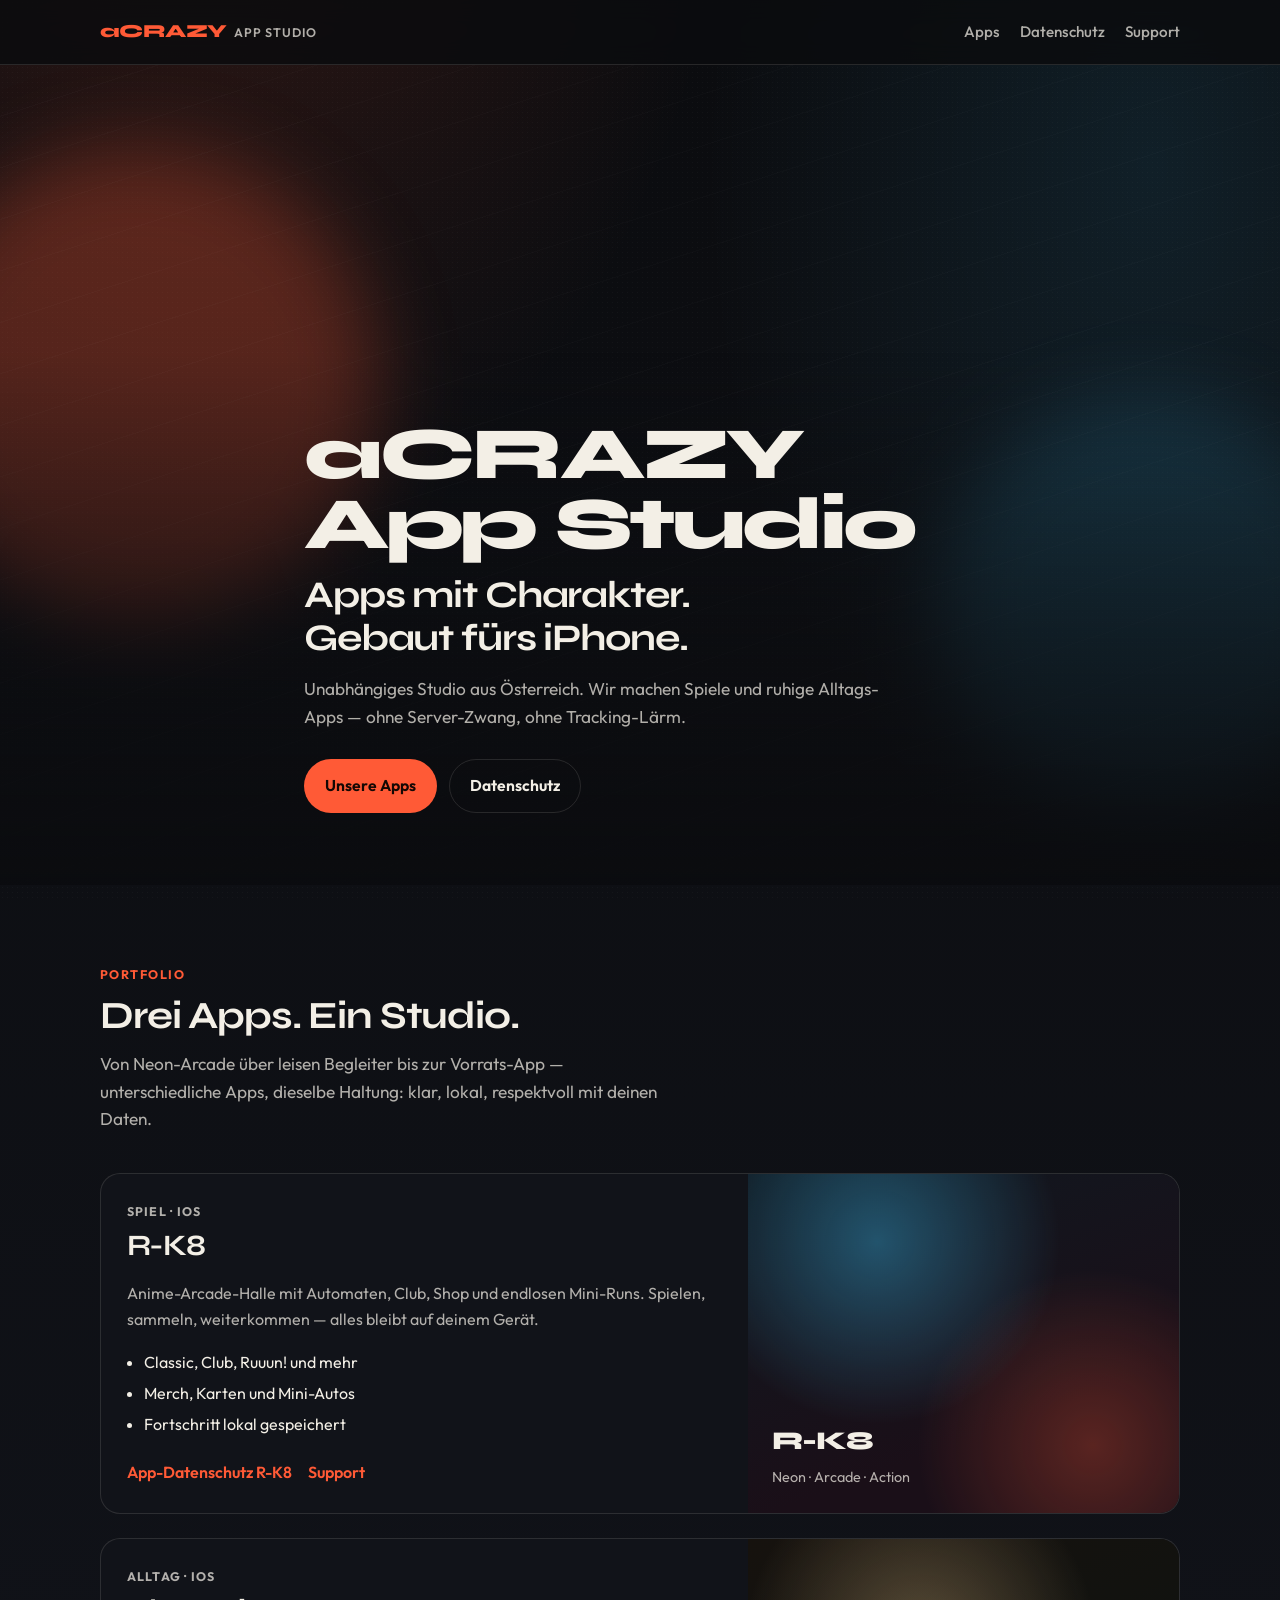
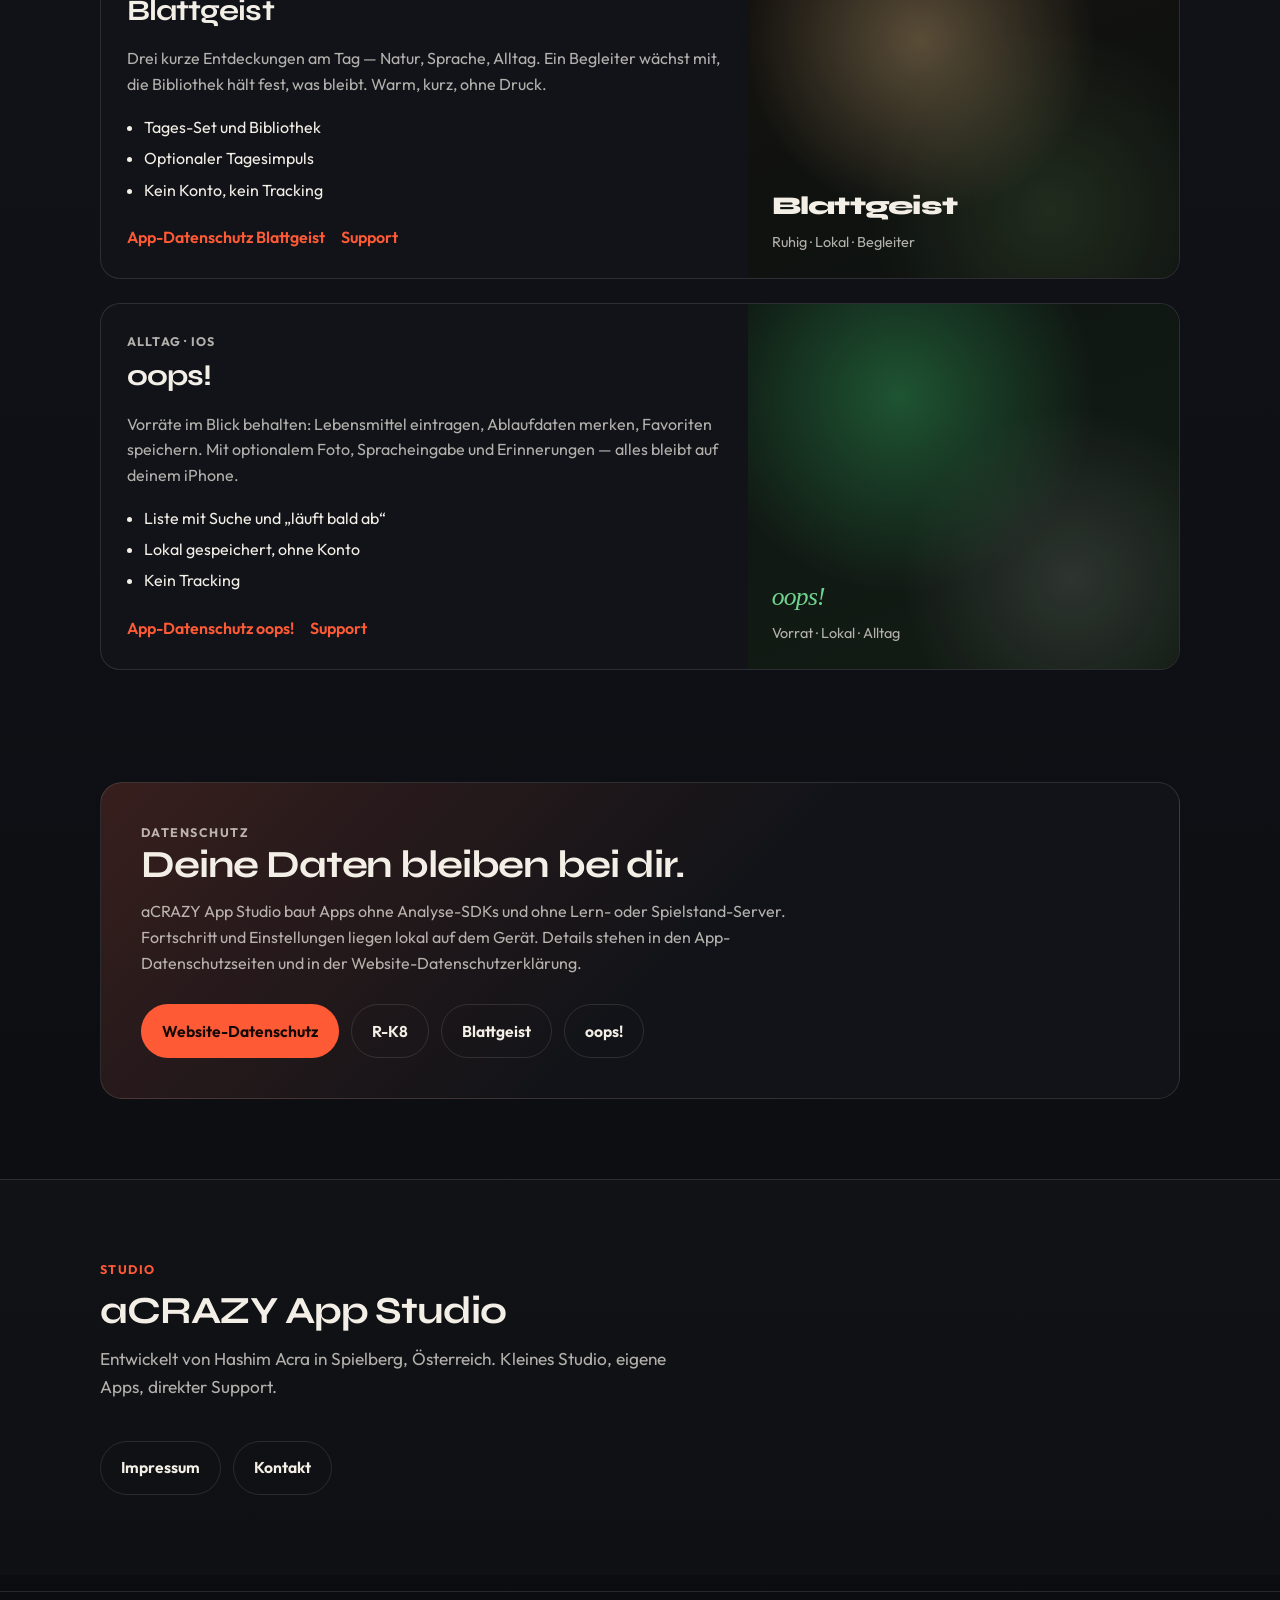
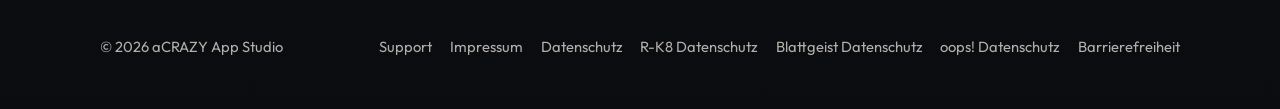
<file: index.html>
<!doctype html>
<html lang="de">
  <head>
    <meta charset="UTF-8" />
    <meta name="viewport" content="width=device-width, initial-scale=1.0" />
    <meta
      name="description"
      content="aCRAZY App Studio — unabhängiges Studio für iOS-Apps: R-K8, Blattgeist und oops!. Lokal, ohne Tracking. Impressum und Datenschutz."
    />
    <meta name="color-scheme" content="dark" />
    <title>aCRAZY App Studio — Apps für iOS</title>
    <link rel="preconnect" href="https://fonts.googleapis.com" />
    <link rel="preconnect" href="https://fonts.gstatic.com" crossorigin />
    <link
      href="https://fonts.googleapis.com/css2?family=Outfit:wght@400;500;600;700&family=Syne:wght@700;800&display=swap"
      rel="stylesheet"
    />
    <link rel="stylesheet" href="./styles.css" />
  </head>
  <body class="studio-site">
    <a class="skip-link" href="#main-content">Zum Inhalt springen</a>
    <div class="studio-grain" aria-hidden="true"></div>

    <header class="site-header">
      <nav class="container nav">
        <a class="brand" href="./index.html" aria-label="aCRAZY App Studio — Startseite">
          <span class="brand-mark">aCRAZY</span>
          <span class="brand-sub">App Studio</span>
        </a>
        <ul class="nav-links">
          <li><a href="#apps">Apps</a></li>
          <li><a href="#privacy">Datenschutz</a></li>
          <li><a href="./support.html">Support</a></li>
        </ul>
      </nav>
    </header>

    <main id="main-content">
      <section class="hero hero--studio">
        <div class="hero-studio-bg" aria-hidden="true">
          <div class="hero-orb hero-orb--a"></div>
          <div class="hero-orb hero-orb--b"></div>
          <div class="hero-mesh"></div>
        </div>
        <div class="container hero-copy">
          <p class="hero-brand-signal">aCRAZY App Studio</p>
          <h1>Apps mit Charakter.<br />Gebaut fürs iPhone.</h1>
          <p class="lead">
            Unabhängiges Studio aus Österreich. Wir machen Spiele und ruhige Alltags-Apps —
            ohne Server-Zwang, ohne Tracking-Lärm.
          </p>
          <div class="cta-row">
            <a class="btn btn-primary" href="#apps">Unsere Apps</a>
            <a class="btn btn-secondary" href="#privacy">Datenschutz</a>
          </div>
        </div>
      </section>

      <section id="apps" class="section">
        <div class="container">
          <div class="section-header">
            <p class="section-tag">Portfolio</p>
            <h2>Drei Apps. Ein Studio.</h2>
            <p class="section-lead">
              Von Neon-Arcade über leisen Begleiter bis zur Vorrats-App — unterschiedliche Apps,
              dieselbe Haltung: klar, lokal, respektvoll mit deinen Daten.
            </p>
          </div>

          <div class="app-stack">
            <article class="app-feature app-feature--arcade">
              <div class="app-feature-copy">
                <p class="app-kicker">Spiel · iOS</p>
                <h3>R-K8</h3>
                <p>
                  Anime-Arcade-Halle mit Automaten, Club, Shop und endlosen Mini-Runs.
                  Spielen, sammeln, weiterkommen — alles bleibt auf deinem Gerät.
                </p>
                <ul class="app-points">
                  <li>Classic, Club, Ruuun! und mehr</li>
                  <li>Merch, Karten und Mini-Autos</li>
                  <li>Fortschritt lokal gespeichert</li>
                </ul>
                <div class="app-links">
                  <a class="text-link" href="./privacy-policy.html">App-Datenschutz R-K8</a>
                  <a class="text-link" href="./support.html">Support</a>
                </div>
              </div>
              <div class="app-feature-visual" aria-hidden="true">
                <span class="visual-label">R-K8</span>
                <span class="visual-hint">Neon · Arcade · Action</span>
              </div>
            </article>

            <article class="app-feature app-feature--leaf">
              <div class="app-feature-copy">
                <p class="app-kicker">Alltag · iOS</p>
                <h3>Blattgeist</h3>
                <p>
                  Drei kurze Entdeckungen am Tag — Natur, Sprache, Alltag.
                  Ein Begleiter wächst mit, die Bibliothek hält fest, was bleibt.
                  Warm, kurz, ohne Druck.
                </p>
                <ul class="app-points">
                  <li>Tages-Set und Bibliothek</li>
                  <li>Optionaler Tagesimpuls</li>
                  <li>Kein Konto, kein Tracking</li>
                </ul>
                <div class="app-links">
                  <a class="text-link" href="./privacy-blattgeist.html">App-Datenschutz Blattgeist</a>
                  <a class="text-link" href="./support.html">Support</a>
                </div>
              </div>
              <div class="app-feature-visual app-feature-visual--leaf" aria-hidden="true">
                <span class="visual-label">Blattgeist</span>
                <span class="visual-hint">Ruhig · Lokal · Begleiter</span>
              </div>
            </article>

            <article class="app-feature app-feature--oops">
              <div class="app-feature-copy">
                <p class="app-kicker">Alltag · iOS</p>
                <h3>oops!</h3>
                <p>
                  Vorräte im Blick behalten: Lebensmittel eintragen, Ablaufdaten merken,
                  Favoriten speichern. Mit optionalem Foto, Spracheingabe und Erinnerungen —
                  alles bleibt auf deinem iPhone.
                </p>
                <ul class="app-points">
                  <li>Liste mit Suche und „läuft bald ab“</li>
                  <li>Lokal gespeichert, ohne Konto</li>
                  <li>Kein Tracking</li>
                </ul>
                <div class="app-links">
                  <a class="text-link" href="./privacy-oops.html">App-Datenschutz oops!</a>
                  <a class="text-link" href="./support.html">Support</a>
                </div>
              </div>
              <div class="app-feature-visual app-feature-visual--oops" aria-hidden="true">
                <span class="visual-label">oops!</span>
                <span class="visual-hint">Vorrat · Lokal · Alltag</span>
              </div>
            </article>
          </div>
        </div>
      </section>

      <section id="privacy" class="section section--privacy">
        <div class="container privacy-band">
          <div class="privacy-band-copy">
            <p class="section-tag">Datenschutz</p>
            <h2>Deine Daten bleiben bei dir.</h2>
            <p>
              aCRAZY App Studio baut Apps ohne Analyse-SDKs und ohne Lern- oder Spielstand-Server.
              Fortschritt und Einstellungen liegen lokal auf dem Gerät. Details stehen in den
              App-Datenschutzseiten und in der Website-Datenschutzerklärung.
            </p>
            <div class="cta-row">
              <a class="btn btn-primary" href="./datenschutz.html">Website-Datenschutz</a>
              <a class="btn btn-secondary" href="./privacy-policy.html">R-K8</a>
              <a class="btn btn-secondary" href="./privacy-blattgeist.html">Blattgeist</a>
              <a class="btn btn-secondary" href="./privacy-oops.html">oops!</a>
            </div>
          </div>
        </div>
      </section>

      <section id="studio" class="section alt">
        <div class="container">
          <div class="section-header">
            <p class="section-tag">Studio</p>
            <h2>aCRAZY App Studio</h2>
            <p class="section-lead">
              Entwickelt von Hashim Acra in Spielberg, Österreich.
              Kleines Studio, eigene Apps, direkter Support.
            </p>
          </div>
          <div class="studio-meta">
            <a class="btn btn-secondary" href="./impressum.html">Impressum</a>
            <a class="btn btn-secondary" href="mailto:acra.hashim@gmail.com">Kontakt</a>
          </div>
        </div>
      </section>
    </main>

    <footer class="site-footer">
      <div class="container footer-grid">
        <p>© <span id="year"></span> aCRAZY App Studio</p>
        <nav aria-label="Rechtliches">
          <a href="./support.html">Support</a>
          <a href="./impressum.html">Impressum</a>
          <a href="./datenschutz.html">Datenschutz</a>
          <a href="./privacy-policy.html">R-K8 Datenschutz</a>
          <a href="./privacy-blattgeist.html">Blattgeist Datenschutz</a>
          <a href="./privacy-oops.html">oops! Datenschutz</a>
          <a href="./barrierefreiheit.html">Barrierefreiheit</a>
        </nav>
      </div>
    </footer>
    <script>
      document.getElementById("year").textContent = String(new Date().getFullYear());
    </script>
  </body>
</html>
</file>
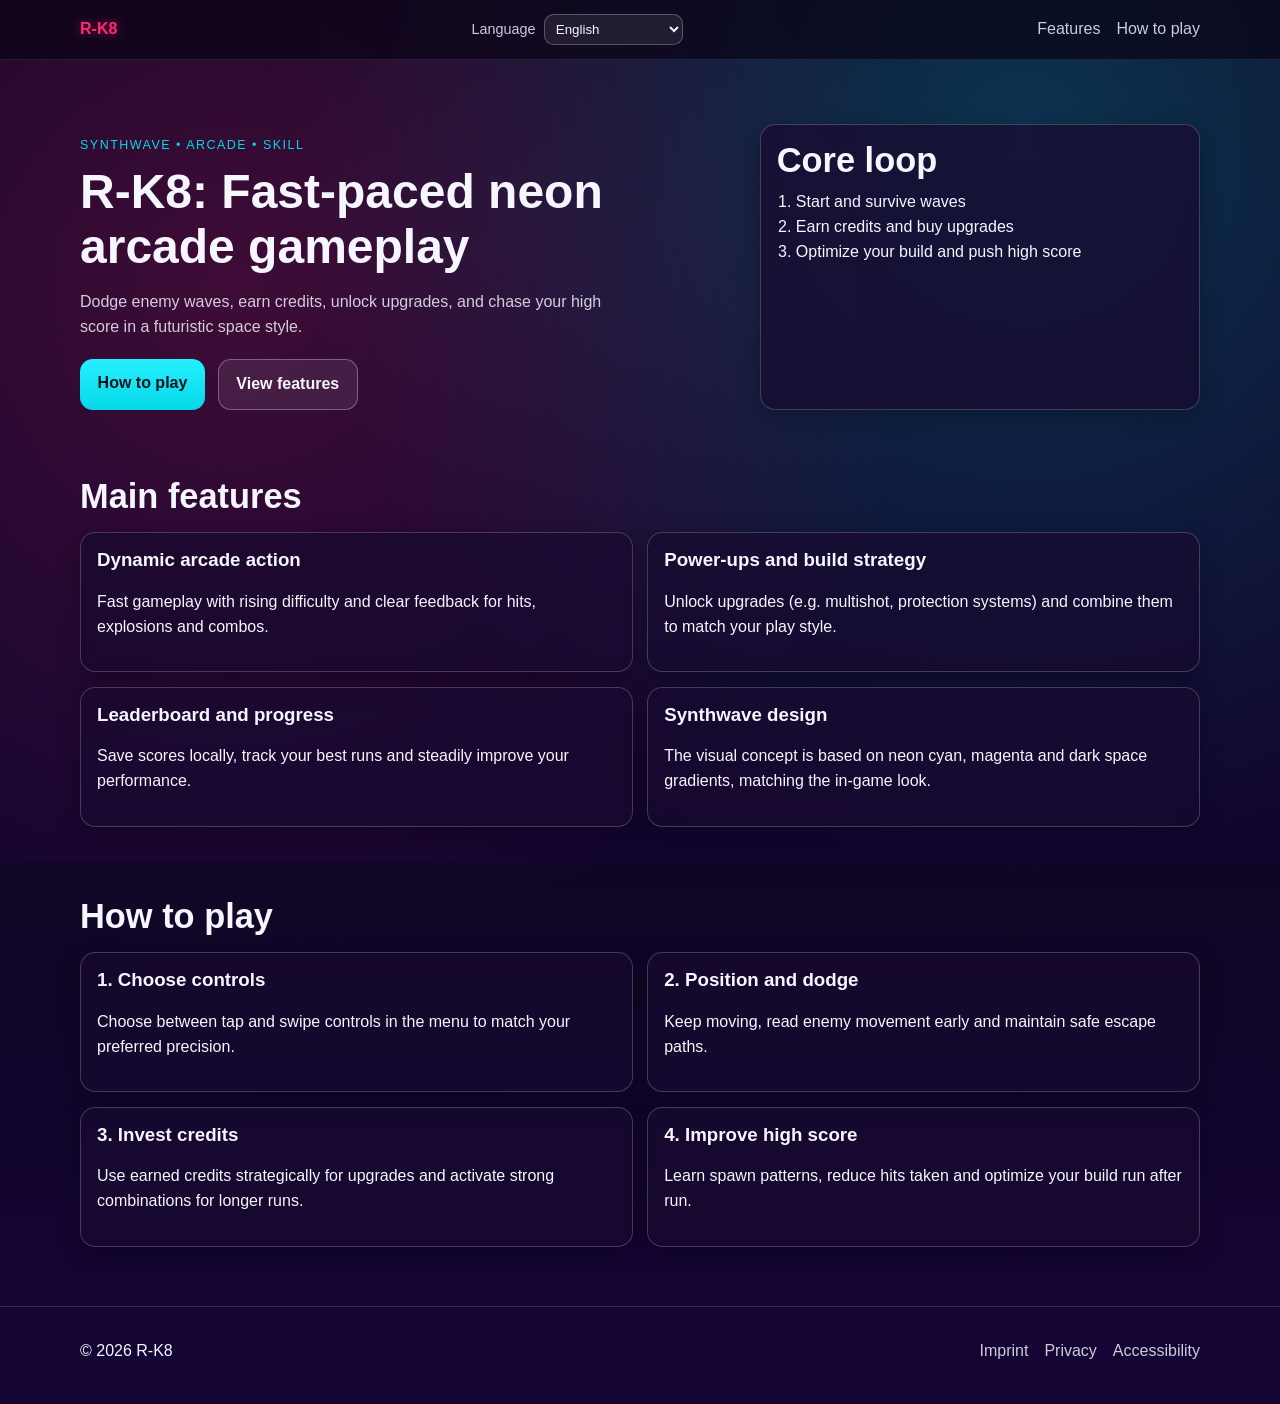
<file: website/index.html>
<!doctype html>
<html lang="de">
  <head>
    <meta charset="UTF-8" />
    <meta name="viewport" content="width=device-width, initial-scale=1.0" />
    <meta
      name="description"
      content="R-K8 ist ein neon-inspiriertes Arcade-Shooter-Spiel. Erfahre Features, Spielablauf und Steuerung."
    />
    <meta name="color-scheme" content="dark light" />
    <title>R-K8 - Neon Arcade Shooter</title>
    <link rel="stylesheet" href="./styles.css" />
  </head>
  <body>
    <a class="skip-link" href="#main-content" data-i18n="skip">Zum Inhalt springen</a>

    <header class="site-header">
      <nav class="container nav">
        <a class="brand" href="./index.html" aria-label="Startseite">
          <span class="brand-mark">R-K8</span>
        </a>
        <label class="lang-wrap">
          <span data-i18n="langLabel">Sprache</span>
          <select id="language-picker" aria-label="Sprache"></select>
        </label>
        <ul class="nav-links">
          <li><a href="#features" data-i18n="navFeatures">Features</a></li>
          <li><a href="#how-to-play" data-i18n="navHow">How to play</a></li>
        </ul>
      </nav>
    </header>

    <main id="main-content">
      <section class="hero">
        <div class="container hero-grid">
          <div>
            <p class="eyebrow" data-i18n="heroEyebrow">Synthwave • Arcade • Skill</p>
            <h1 data-i18n="heroTitle">R-K8: Reaktionsstarkes Neon-Arcade Gameplay</h1>
            <p class="lead" data-i18n="heroLead">
              Weiche Gegnerwellen aus, sammle Credits, schalte Upgrades frei und
              jage den Highscore in einem futuristischen Space-Look.
            </p>
            <div class="cta-row">
              <a class="btn btn-primary" href="#how-to-play" data-i18n="btnGuide">Spielanleitung</a>
              <a class="btn btn-secondary" href="#features" data-i18n="btnFeatures">Features ansehen</a>
            </div>
          </div>
          <aside class="hero-panel" aria-label="Spielübersicht">
            <h2 data-i18n="coreLoop">Core Loop</h2>
            <ol>
              <li data-i18n="loop1">Starten und Wellen überleben</li>
              <li data-i18n="loop2">Credits verdienen und Upgrades kaufen</li>
              <li data-i18n="loop3">Build optimieren und Highscore pushen</li>
            </ol>
          </aside>
        </div>
      </section>

      <section id="features" class="section">
        <div class="container">
          <h2 data-i18n="featuresTitle">Hauptfeatures</h2>
          <div class="cards">
            <article class="card">
              <h3 data-i18n="f1t">Dynamische Arcade-Action</h3>
              <p data-i18n="f1d">
                Schnelles Gameplay mit steigender Schwierigkeit und klaren
                Rückmeldungen bei Treffern, Explosionen und Combos.
              </p>
            </article>
            <article class="card">
              <h3 data-i18n="f2t">Power-Ups & Build-Strategie</h3>
              <p data-i18n="f2d">
                Schalte Upgrades frei (z. B. Mehrfachschuss, Schutzsysteme) und
                kombiniere sie passend zu deinem Spielstil.
              </p>
            </article>
            <article class="card">
              <h3 data-i18n="f3t">Leaderboard & Fortschritt</h3>
              <p data-i18n="f3d">
                Speichere Scores lokal, verfolge deine Bestleistungen und arbeite
                dich konstant zu besseren Runs hoch.
              </p>
            </article>
            <article class="card">
              <h3 data-i18n="f4t">Synthwave-Design</h3>
              <p data-i18n="f4d">
                Das visuelle Konzept basiert auf Neon-Cyan, Magenta und dunklen
                Space-Gradienten - passend zum Ingame-Look.
              </p>
            </article>
          </div>
        </div>
      </section>

      <section id="how-to-play" class="section alt">
        <div class="container">
          <h2 data-i18n="howTitle">How to play</h2>
          <div class="steps">
            <article class="step">
              <h3 data-i18n="s1t">1. Steuerung wählen</h3>
              <p data-i18n="s1d">
                Wähle im Menü zwischen Tap- und Swipe-Steuerung, je nachdem was
                dir präziser liegt.
              </p>
            </article>
            <article class="step">
              <h3 data-i18n="s2t">2. Positionieren & ausweichen</h3>
              <p data-i18n="s2d">
                Bleibe in Bewegung, lies Gegnerbewegungen früh und halte sichere
                Fluchtwege offen.
              </p>
            </article>
            <article class="step">
              <h3 data-i18n="s3t">3. Credits investieren</h3>
              <p data-i18n="s3d">
                Nutze erspielte Credits gezielt für Upgrades und aktiviere die
                stärksten Kombinationen für längere Runs.
              </p>
            </article>
            <article class="step">
              <h3 data-i18n="s4t">4. Highscore verbessern</h3>
              <p data-i18n="s4d">
                Lerne Spawn-Muster, minimiere Treffer und optimiere deinen Build
                Runde für Runde.
              </p>
            </article>
          </div>
        </div>
      </section>

    </main>

    <footer class="site-footer">
      <div class="container footer-grid">
        <p>© <span id="year"></span> R-K8</p>
        <nav aria-label="Rechtliches">
          <a href="./impressum.html" data-i18n="imprint">Impressum</a>
          <a href="./datenschutz.html" data-i18n="privacy">Datenschutz</a>
          <a href="./barrierefreiheit.html" data-i18n="access">Barrierefreiheit</a>
        </nav>
      </div>
    </footer>
    <script src="./app.js"></script>
  </body>
</html>
</file>
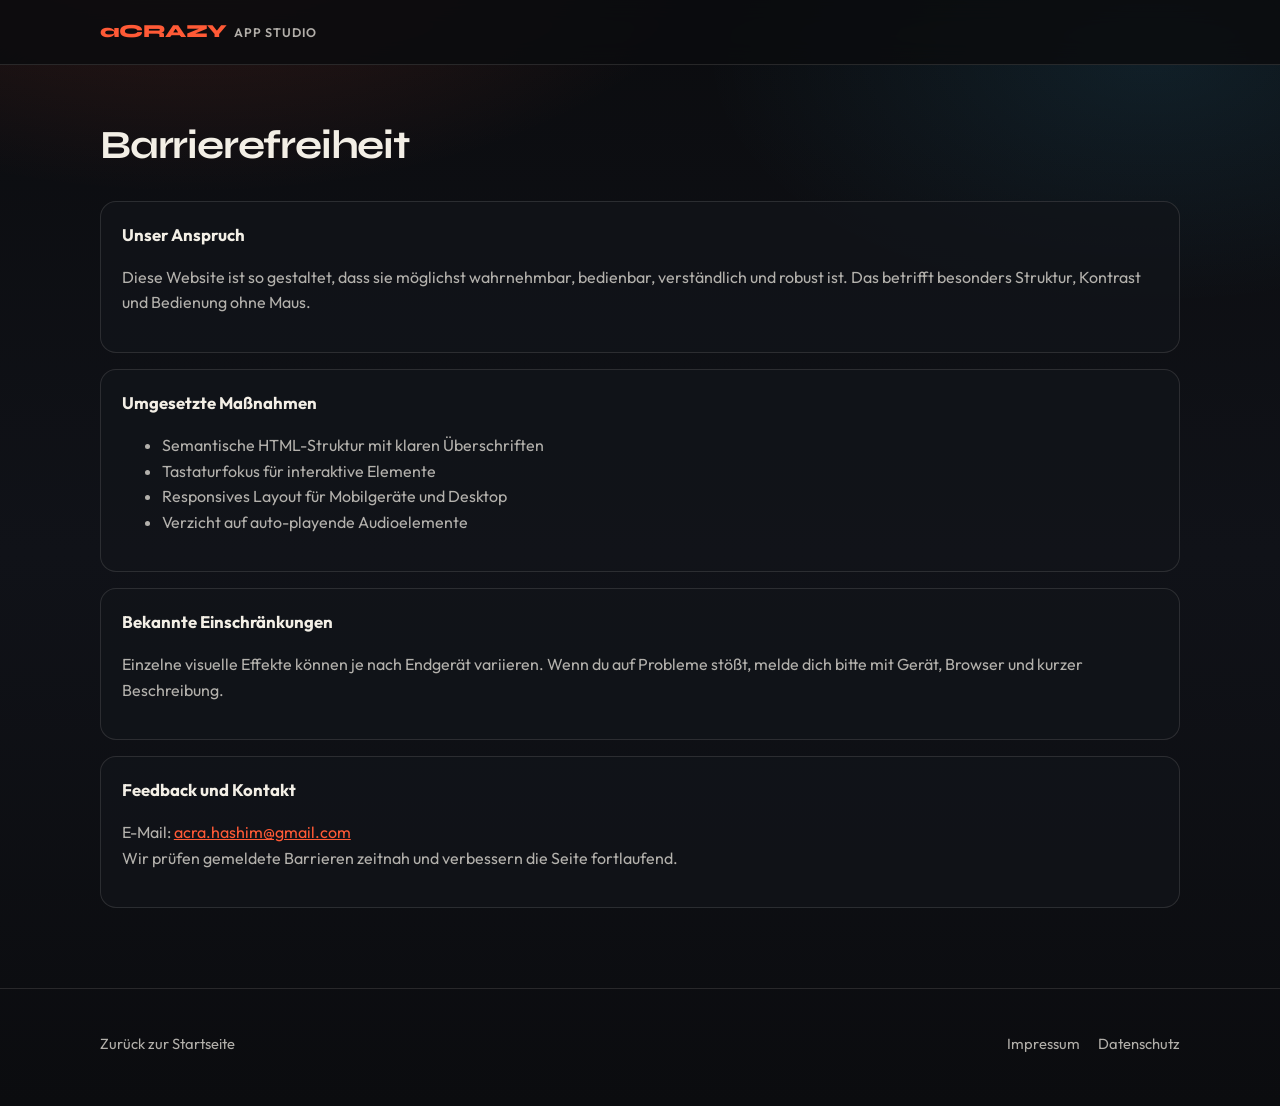
<file: barrierefreiheit.html>
<!doctype html>
<html lang="de">
  <head>
    <meta charset="UTF-8" />
    <meta name="viewport" content="width=device-width, initial-scale=1.0" />
    <meta
      name="description"
      content="Barrierefreiheit der Website von aCRAZY App Studio."
    />
    <title>Barrierefreiheit — aCRAZY App Studio</title>
    <link rel="stylesheet" href="./styles.css" />
  </head>
  <body>
    <header class="site-header">
      <nav class="container nav">
        <a class="brand" href="./index.html" aria-label="aCRAZY App Studio — Startseite">
          <span class="brand-mark">aCRAZY</span>
          <span class="brand-sub">App Studio</span>
        </a>
      </nav>
    </header>

    <main class="container legal-main">
      <h1>Barrierefreiheit</h1>
      <div class="legal-grid">
        <section class="legal-card">
          <h2>Unser Anspruch</h2>
          <p>
            Diese Website ist so gestaltet, dass sie möglichst wahrnehmbar,
            bedienbar, verständlich und robust ist. Das betrifft besonders
            Struktur, Kontrast und Bedienung ohne Maus.
          </p>
        </section>

        <section class="legal-card">
          <h2>Umgesetzte Maßnahmen</h2>
          <ul>
            <li>Semantische HTML-Struktur mit klaren Überschriften</li>
            <li>Tastaturfokus für interaktive Elemente</li>
            <li>Responsives Layout für Mobilgeräte und Desktop</li>
            <li>Verzicht auf auto-playende Audioelemente</li>
          </ul>
        </section>

        <section class="legal-card">
          <h2>Bekannte Einschränkungen</h2>
          <p>
            Einzelne visuelle Effekte können je nach Endgerät variieren. Wenn du
            auf Probleme stößt, melde dich bitte mit Gerät, Browser und kurzer
            Beschreibung.
          </p>
        </section>

        <section class="legal-card">
          <h2>Feedback und Kontakt</h2>
          <p>
            E-Mail:
            <a href="mailto:acra.hashim@gmail.com">acra.hashim@gmail.com</a><br />
            Wir prüfen gemeldete Barrieren zeitnah und verbessern die Seite fortlaufend.
          </p>
        </section>
      </div>
    </main>

    <footer class="site-footer">
      <div class="container footer-grid">
        <p><a href="./index.html">Zurück zur Startseite</a></p>
        <nav aria-label="Rechtliches">
          <a href="./impressum.html">Impressum</a>
          <a href="./datenschutz.html">Datenschutz</a>
        </nav>
      </div>
    </footer>
  </body>
</html>
</file>
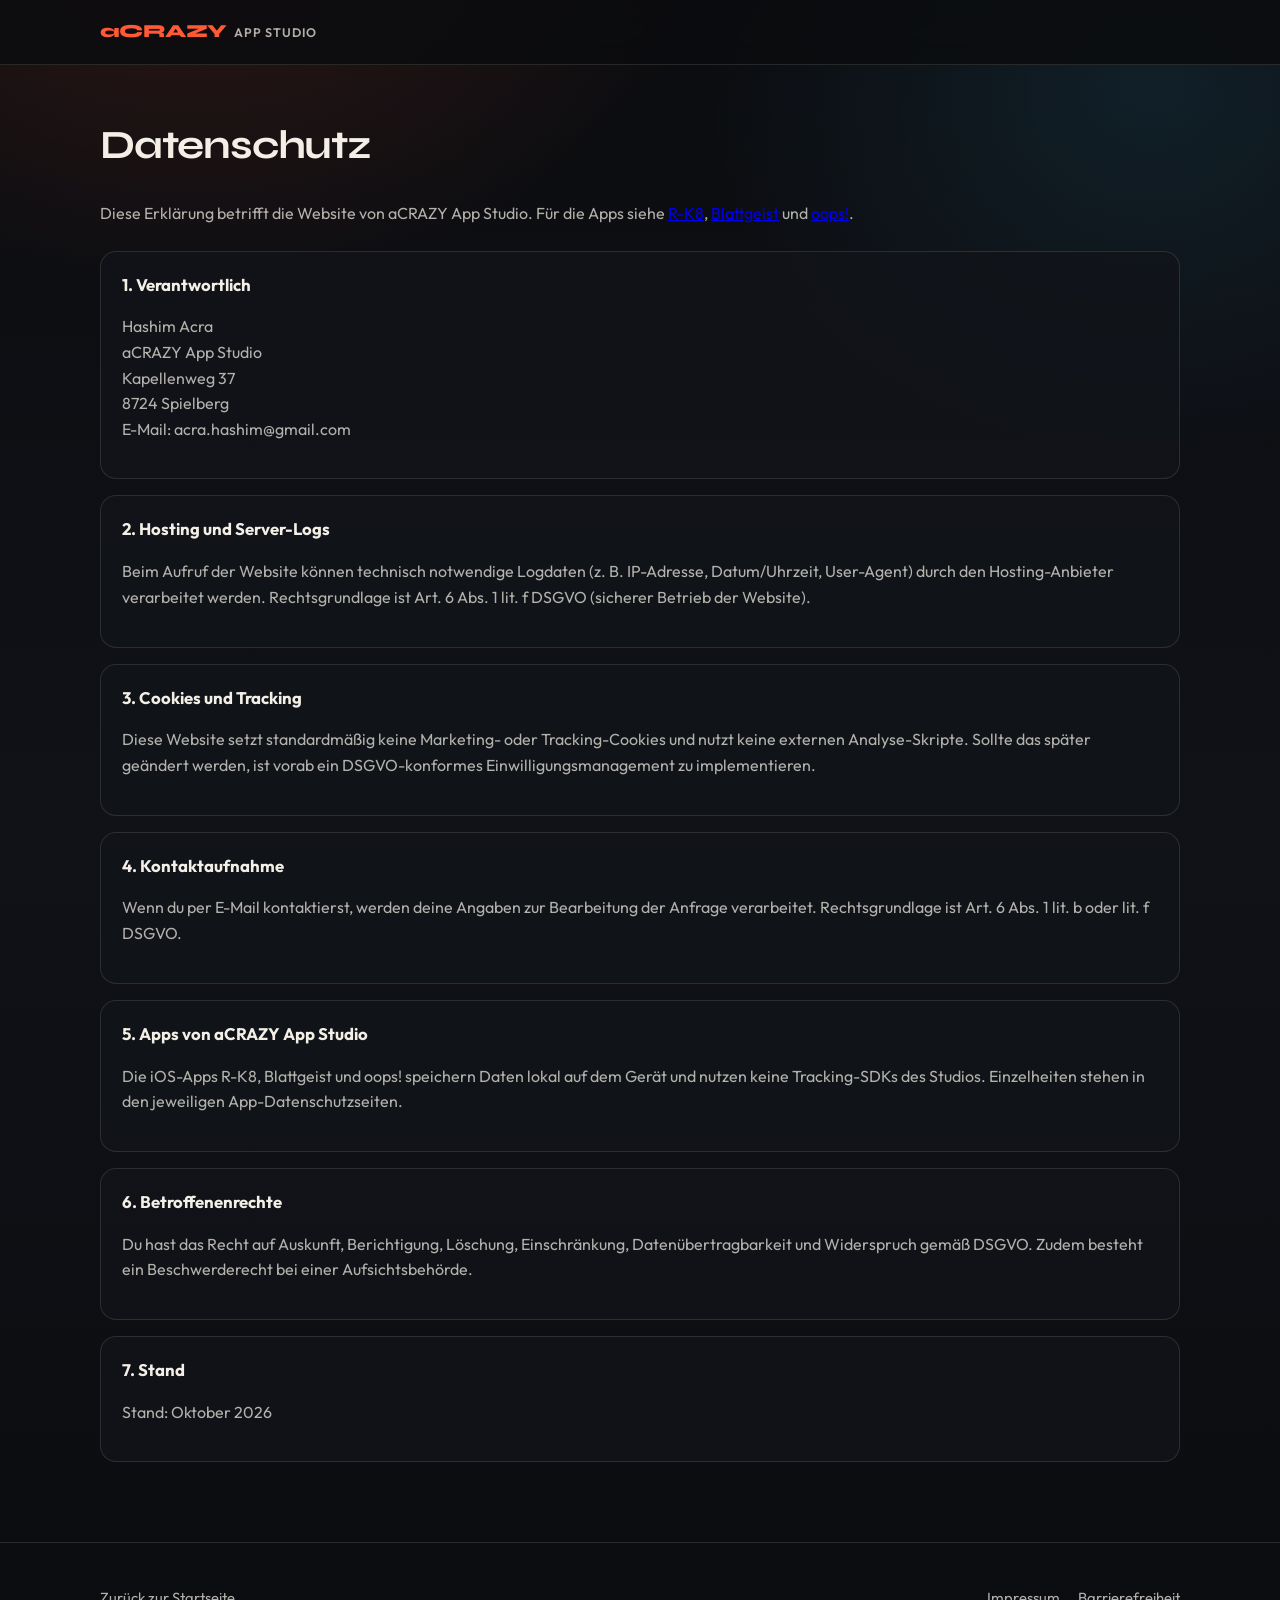
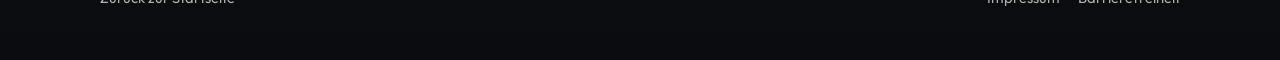
<file: datenschutz.html>
<!doctype html>
<html lang="de">
  <head>
    <meta charset="UTF-8" />
    <meta name="viewport" content="width=device-width, initial-scale=1.0" />
    <meta
      name="description"
      content="Datenschutzerklärung der Website von aCRAZY App Studio: Hosting, Cookies, Kontakt und Betroffenenrechte."
    />
    <title>Datenschutz — aCRAZY App Studio</title>
    <link rel="stylesheet" href="./styles.css" />
  </head>
  <body>
    <header class="site-header">
      <nav class="container nav">
        <a class="brand" href="./index.html" aria-label="aCRAZY App Studio — Startseite">
          <span class="brand-mark">aCRAZY</span>
          <span class="brand-sub">App Studio</span>
        </a>
      </nav>
    </header>

    <main class="container legal-main">
      <h1>Datenschutz</h1>
      <p class="legal-meta">
        Diese Erklärung betrifft die Website von aCRAZY App Studio.
        Für die Apps siehe
        <a href="./privacy-policy.html">R-K8</a>,
        <a href="./privacy-blattgeist.html">Blattgeist</a> und
        <a href="./privacy-oops.html">oops!</a>.
      </p>
      <div class="legal-grid">
        <section class="legal-card">
          <h2>1. Verantwortlich</h2>
          <p>
            Hashim Acra<br />
            aCRAZY App Studio<br />
            Kapellenweg 37<br />
            8724 Spielberg<br />
            E-Mail: acra.hashim@gmail.com
          </p>
        </section>

        <section class="legal-card">
          <h2>2. Hosting und Server-Logs</h2>
          <p>
            Beim Aufruf der Website können technisch notwendige Logdaten (z. B.
            IP-Adresse, Datum/Uhrzeit, User-Agent) durch den Hosting-Anbieter
            verarbeitet werden. Rechtsgrundlage ist Art. 6 Abs. 1 lit. f DSGVO
            (sicherer Betrieb der Website).
          </p>
        </section>

        <section class="legal-card">
          <h2>3. Cookies und Tracking</h2>
          <p>
            Diese Website setzt standardmäßig keine Marketing- oder
            Tracking-Cookies und nutzt keine externen Analyse-Skripte. Sollte das
            später geändert werden, ist vorab ein DSGVO-konformes
            Einwilligungsmanagement zu implementieren.
          </p>
        </section>

        <section class="legal-card">
          <h2>4. Kontaktaufnahme</h2>
          <p>
            Wenn du per E-Mail kontaktierst, werden deine Angaben zur Bearbeitung
            der Anfrage verarbeitet. Rechtsgrundlage ist Art. 6 Abs. 1 lit. b oder
            lit. f DSGVO.
          </p>
        </section>

        <section class="legal-card">
          <h2>5. Apps von aCRAZY App Studio</h2>
          <p>
            Die iOS-Apps R-K8, Blattgeist und oops! speichern Daten lokal auf dem
            Gerät und nutzen keine Tracking-SDKs des Studios. Einzelheiten stehen
            in den jeweiligen App-Datenschutzseiten.
          </p>
        </section>

        <section class="legal-card">
          <h2>6. Betroffenenrechte</h2>
          <p>
            Du hast das Recht auf Auskunft, Berichtigung, Löschung,
            Einschränkung, Datenübertragbarkeit und Widerspruch gemäß DSGVO.
            Zudem besteht ein Beschwerderecht bei einer Aufsichtsbehörde.
          </p>
        </section>

        <section class="legal-card">
          <h2>7. Stand</h2>
          <p>Stand: Oktober 2026</p>
        </section>
      </div>
    </main>

    <footer class="site-footer">
      <div class="container footer-grid">
        <p><a href="./index.html">Zurück zur Startseite</a></p>
        <nav aria-label="Rechtliches">
          <a href="./impressum.html">Impressum</a>
          <a href="./barrierefreiheit.html">Barrierefreiheit</a>
        </nav>
      </div>
    </footer>
  </body>
</html>
</file>
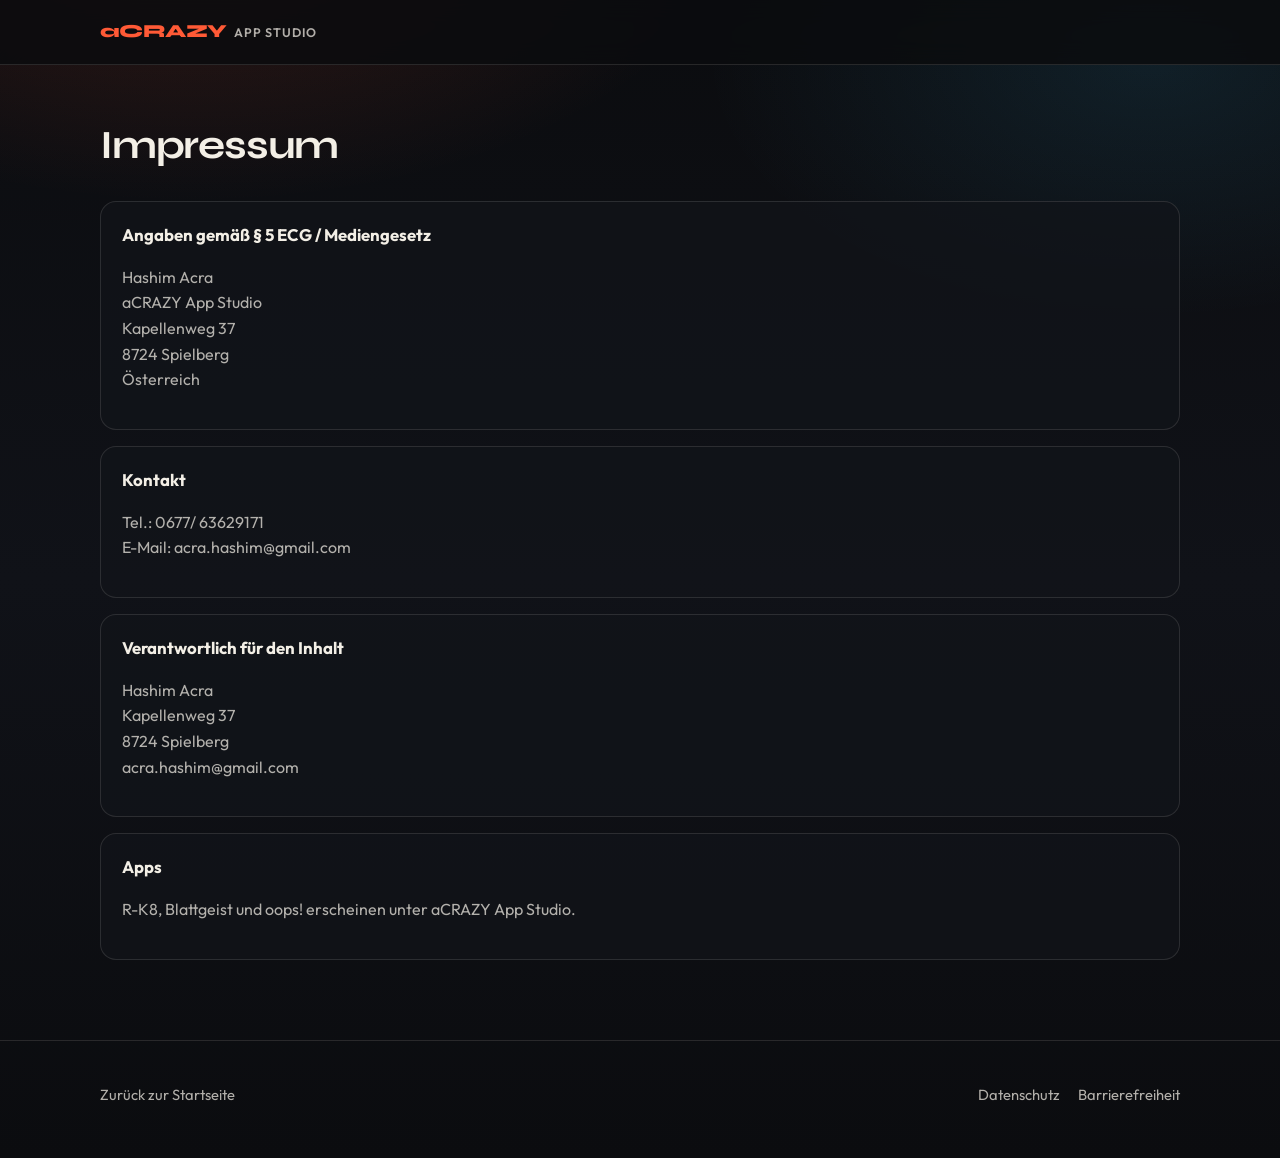
<file: impressum.html>
<!doctype html>
<html lang="de">
  <head>
    <meta charset="UTF-8" />
    <meta name="viewport" content="width=device-width, initial-scale=1.0" />
    <meta
      name="description"
      content="Impressum und Anbieterkennzeichnung von aCRAZY App Studio."
    />
    <title>Impressum — aCRAZY App Studio</title>
    <link rel="stylesheet" href="./styles.css" />
  </head>
  <body>
    <header class="site-header">
      <nav class="container nav">
        <a class="brand" href="./index.html" aria-label="aCRAZY App Studio — Startseite">
          <span class="brand-mark">aCRAZY</span>
          <span class="brand-sub">App Studio</span>
        </a>
      </nav>
    </header>

    <main class="container legal-main">
      <h1>Impressum</h1>
      <div class="legal-grid">
        <section class="legal-card">
          <h2>Angaben gemäß § 5 ECG / Mediengesetz</h2>
          <p>
            Hashim Acra<br />
            aCRAZY App Studio<br />
            Kapellenweg 37<br />
            8724 Spielberg<br />
            Österreich
          </p>
        </section>

        <section class="legal-card">
          <h2>Kontakt</h2>
          <p>
            Tel.: 0677/ 63629171<br />
            E-Mail: acra.hashim@gmail.com
          </p>
        </section>

        <section class="legal-card">
          <h2>Verantwortlich für den Inhalt</h2>
          <p>
            Hashim Acra<br />
            Kapellenweg 37<br />
            8724 Spielberg<br />
            acra.hashim@gmail.com
          </p>
        </section>

        <section class="legal-card">
          <h2>Apps</h2>
          <p>
            R-K8, Blattgeist und oops! erscheinen unter aCRAZY App Studio.
          </p>
        </section>
      </div>
    </main>

    <footer class="site-footer">
      <div class="container footer-grid">
        <p><a href="./index.html">Zurück zur Startseite</a></p>
        <nav aria-label="Rechtliches">
          <a href="./datenschutz.html">Datenschutz</a>
          <a href="./barrierefreiheit.html">Barrierefreiheit</a>
        </nav>
      </div>
    </footer>
  </body>
</html>
</file>
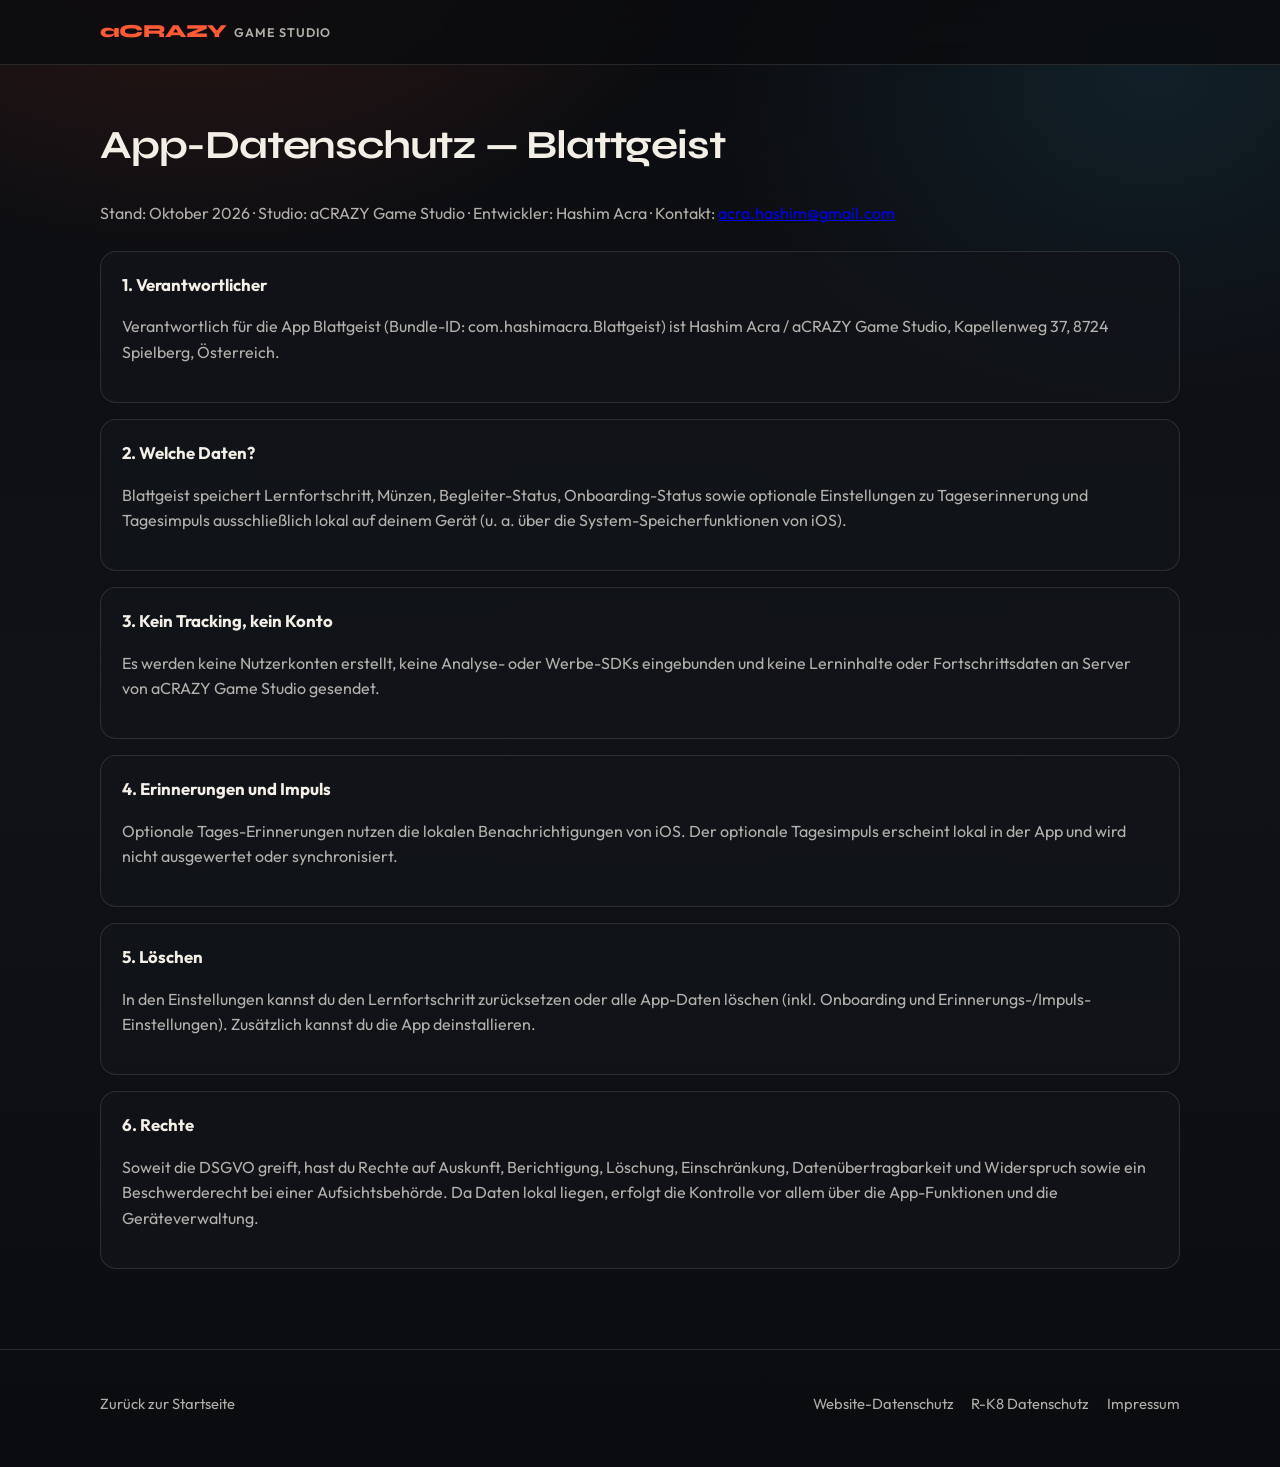
<file: privacy-blattgeist.html>
<!doctype html>
<html lang="de">
  <head>
    <meta charset="UTF-8" />
    <meta name="viewport" content="width=device-width, initial-scale=1.0" />
    <meta
      name="description"
      content="Datenschutz der iOS-App Blattgeist: lokale Speicherung, kein Tracking, keine Konten."
    />
    <title>App-Datenschutz — Blattgeist · aCRAZY Game Studio</title>
    <link rel="stylesheet" href="./styles.css" />
  </head>
  <body>
    <header class="site-header">
      <nav class="container nav">
        <a class="brand" href="./index.html" aria-label="aCRAZY Game Studio — Startseite">
          <span class="brand-mark">aCRAZY</span>
          <span class="brand-sub">Game Studio</span>
        </a>
      </nav>
    </header>

    <main class="container legal-main">
      <h1>App-Datenschutz — Blattgeist</h1>
      <p class="legal-meta">
        Stand: Oktober 2026 · Studio: aCRAZY Game Studio · Entwickler: Hashim Acra ·
        Kontakt: <a href="mailto:acra.hashim@gmail.com">acra.hashim@gmail.com</a>
      </p>

      <div class="legal-grid">
        <section class="legal-card">
          <h2>1. Verantwortlicher</h2>
          <p>
            Verantwortlich für die App Blattgeist (Bundle-ID: com.hashimacra.Blattgeist) ist
            Hashim Acra / aCRAZY Game Studio, Kapellenweg 37, 8724 Spielberg, Österreich.
          </p>
        </section>

        <section class="legal-card">
          <h2>2. Welche Daten?</h2>
          <p>
            Blattgeist speichert Lernfortschritt, Münzen, Begleiter-Status, Onboarding-Status sowie
            optionale Einstellungen zu Tageserinnerung und Tagesimpuls ausschließlich lokal auf
            deinem Gerät (u. a. über die System-Speicherfunktionen von iOS).
          </p>
        </section>

        <section class="legal-card">
          <h2>3. Kein Tracking, kein Konto</h2>
          <p>
            Es werden keine Nutzerkonten erstellt, keine Analyse- oder Werbe-SDKs eingebunden und
            keine Lerninhalte oder Fortschrittsdaten an Server von aCRAZY Game Studio gesendet.
          </p>
        </section>

        <section class="legal-card">
          <h2>4. Erinnerungen und Impuls</h2>
          <p>
            Optionale Tages-Erinnerungen nutzen die lokalen Benachrichtigungen von iOS. Der
            optionale Tagesimpuls erscheint lokal in der App und wird nicht ausgewertet oder
            synchronisiert.
          </p>
        </section>

        <section class="legal-card">
          <h2>5. Löschen</h2>
          <p>
            In den Einstellungen kannst du den Lernfortschritt zurücksetzen oder alle App-Daten
            löschen (inkl. Onboarding und Erinnerungs-/Impuls-Einstellungen). Zusätzlich kannst du
            die App deinstallieren.
          </p>
        </section>

        <section class="legal-card">
          <h2>6. Rechte</h2>
          <p>
            Soweit die DSGVO greift, hast du Rechte auf Auskunft, Berichtigung, Löschung,
            Einschränkung, Datenübertragbarkeit und Widerspruch sowie ein Beschwerderecht bei einer
            Aufsichtsbehörde. Da Daten lokal liegen, erfolgt die Kontrolle vor allem über die
            App-Funktionen und die Geräteverwaltung.
          </p>
        </section>
      </div>
    </main>

    <footer class="site-footer">
      <div class="container footer-grid">
        <p><a href="./index.html">Zurück zur Startseite</a></p>
        <nav aria-label="Rechtliches">
          <a href="./datenschutz.html">Website-Datenschutz</a>
          <a href="./privacy-policy.html">R-K8 Datenschutz</a>
          <a href="./impressum.html">Impressum</a>
        </nav>
      </div>
    </footer>
  </body>
</html>
</file>
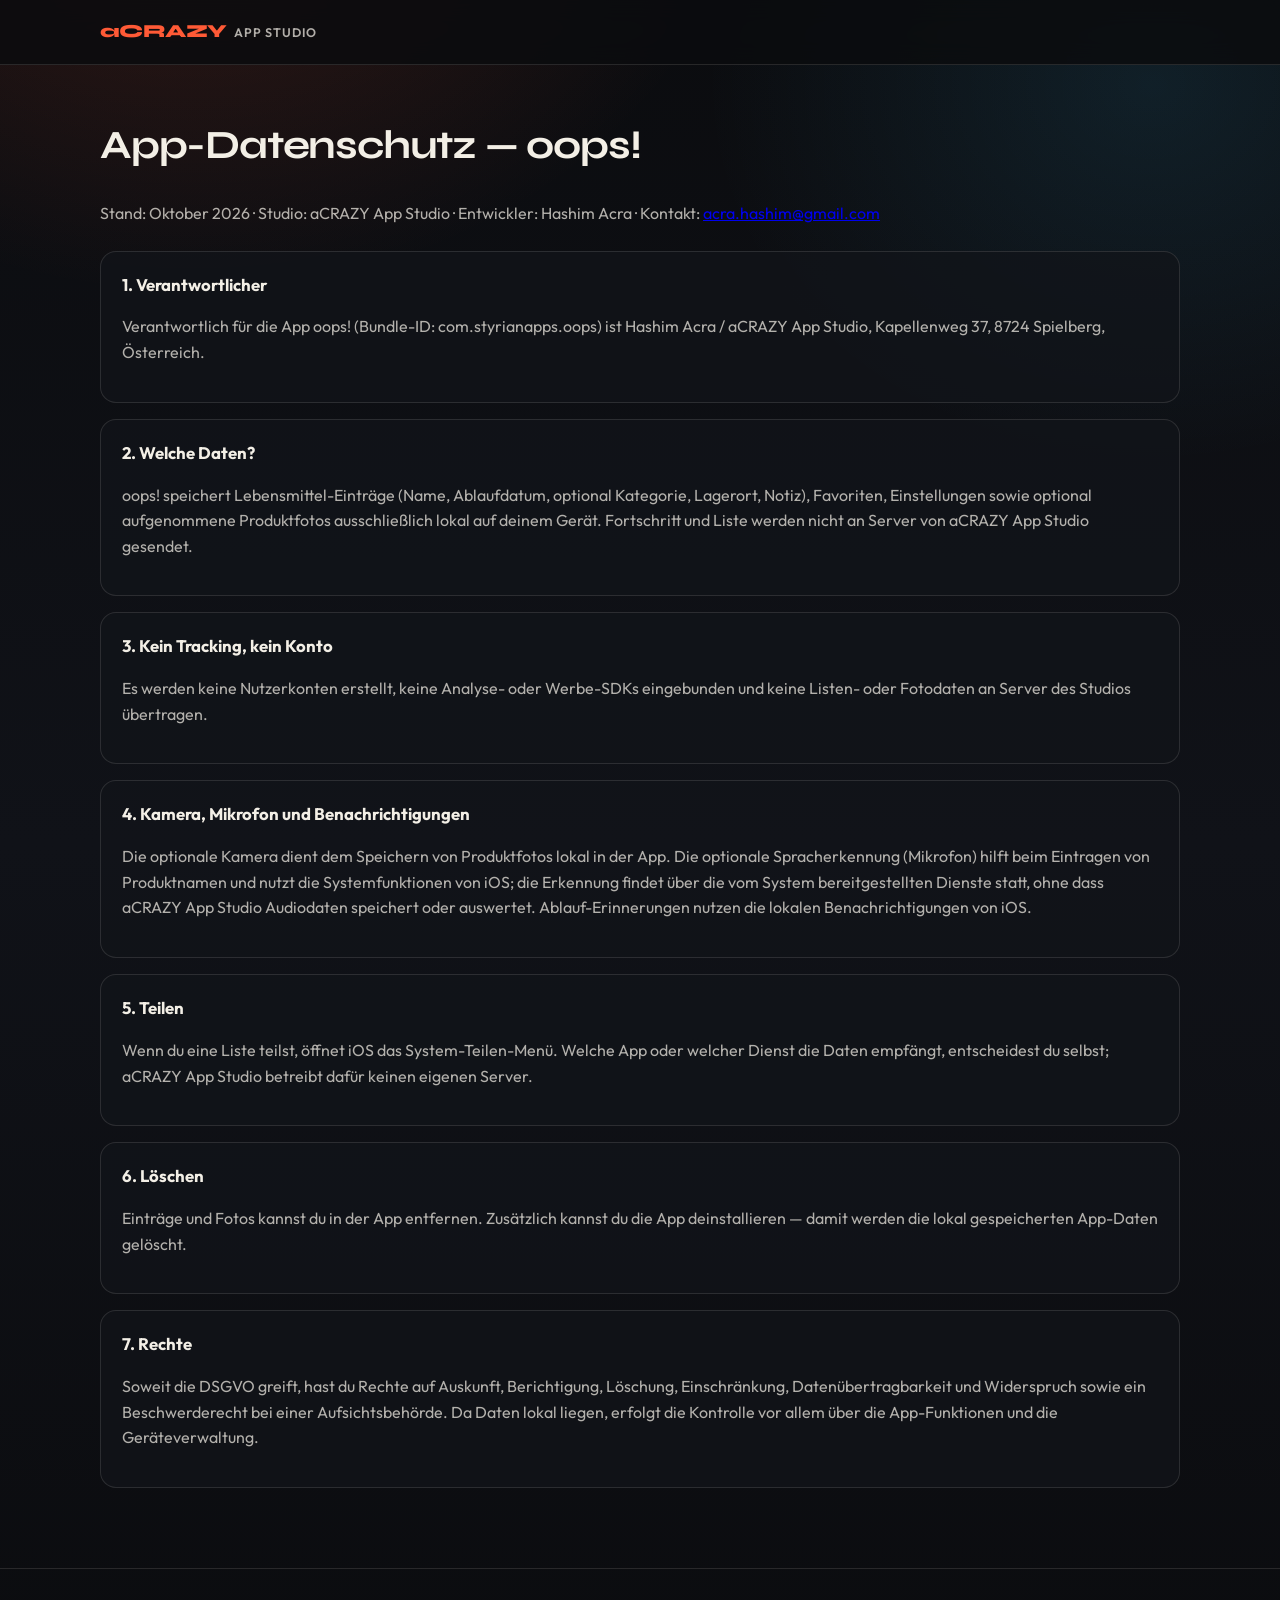
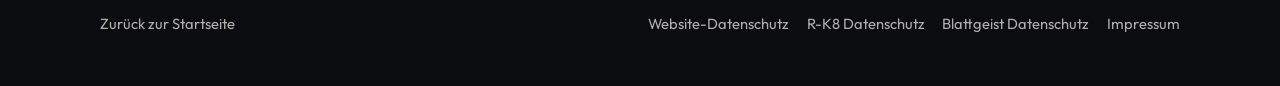
<file: privacy-oops.html>
<!doctype html>
<html lang="de">
  <head>
    <meta charset="UTF-8" />
    <meta name="viewport" content="width=device-width, initial-scale=1.0" />
    <meta
      name="description"
      content="Datenschutz der iOS-App oops!: lokale Speicherung von Lebensmitteln, Fotos und Erinnerungen — kein Tracking, kein Konto."
    />
    <title>App-Datenschutz — oops! · aCRAZY App Studio</title>
    <link rel="stylesheet" href="./styles.css" />
  </head>
  <body>
    <header class="site-header">
      <nav class="container nav">
        <a class="brand" href="./index.html" aria-label="aCRAZY App Studio — Startseite">
          <span class="brand-mark">aCRAZY</span>
          <span class="brand-sub">App Studio</span>
        </a>
      </nav>
    </header>

    <main class="container legal-main">
      <h1>App-Datenschutz — oops!</h1>
      <p class="legal-meta">
        Stand: Oktober 2026 · Studio: aCRAZY App Studio · Entwickler: Hashim Acra ·
        Kontakt: <a href="mailto:acra.hashim@gmail.com">acra.hashim@gmail.com</a>
      </p>

      <div class="legal-grid">
        <section class="legal-card">
          <h2>1. Verantwortlicher</h2>
          <p>
            Verantwortlich für die App oops! (Bundle-ID: com.styrianapps.oops) ist
            Hashim Acra / aCRAZY App Studio, Kapellenweg 37, 8724 Spielberg, Österreich.
          </p>
        </section>

        <section class="legal-card">
          <h2>2. Welche Daten?</h2>
          <p>
            oops! speichert Lebensmittel-Einträge (Name, Ablaufdatum, optional Kategorie,
            Lagerort, Notiz), Favoriten, Einstellungen sowie optional aufgenommene Produktfotos
            ausschließlich lokal auf deinem Gerät. Fortschritt und Liste werden nicht an Server
            von aCRAZY App Studio gesendet.
          </p>
        </section>

        <section class="legal-card">
          <h2>3. Kein Tracking, kein Konto</h2>
          <p>
            Es werden keine Nutzerkonten erstellt, keine Analyse- oder Werbe-SDKs eingebunden und
            keine Listen- oder Fotodaten an Server des Studios übertragen.
          </p>
        </section>

        <section class="legal-card">
          <h2>4. Kamera, Mikrofon und Benachrichtigungen</h2>
          <p>
            Die optionale Kamera dient dem Speichern von Produktfotos lokal in der App.
            Die optionale Spracherkennung (Mikrofon) hilft beim Eintragen von Produktnamen und
            nutzt die Systemfunktionen von iOS; die Erkennung findet über die vom System
            bereitgestellten Dienste statt, ohne dass aCRAZY App Studio Audiodaten speichert
            oder auswertet. Ablauf-Erinnerungen nutzen die lokalen Benachrichtigungen von iOS.
          </p>
        </section>

        <section class="legal-card">
          <h2>5. Teilen</h2>
          <p>
            Wenn du eine Liste teilst, öffnet iOS das System-Teilen-Menü. Welche App oder welcher
            Dienst die Daten empfängt, entscheidest du selbst; aCRAZY App Studio betreibt dafür
            keinen eigenen Server.
          </p>
        </section>

        <section class="legal-card">
          <h2>6. Löschen</h2>
          <p>
            Einträge und Fotos kannst du in der App entfernen. Zusätzlich kannst du die App
            deinstallieren — damit werden die lokal gespeicherten App-Daten gelöscht.
          </p>
        </section>

        <section class="legal-card">
          <h2>7. Rechte</h2>
          <p>
            Soweit die DSGVO greift, hast du Rechte auf Auskunft, Berichtigung, Löschung,
            Einschränkung, Datenübertragbarkeit und Widerspruch sowie ein Beschwerderecht bei einer
            Aufsichtsbehörde. Da Daten lokal liegen, erfolgt die Kontrolle vor allem über die
            App-Funktionen und die Geräteverwaltung.
          </p>
        </section>
      </div>
    </main>

    <footer class="site-footer">
      <div class="container footer-grid">
        <p><a href="./index.html">Zurück zur Startseite</a></p>
        <nav aria-label="Rechtliches">
          <a href="./datenschutz.html">Website-Datenschutz</a>
          <a href="./privacy-policy.html">R-K8 Datenschutz</a>
          <a href="./privacy-blattgeist.html">Blattgeist Datenschutz</a>
          <a href="./impressum.html">Impressum</a>
        </nav>
      </div>
    </footer>
  </body>
</html>
</file>
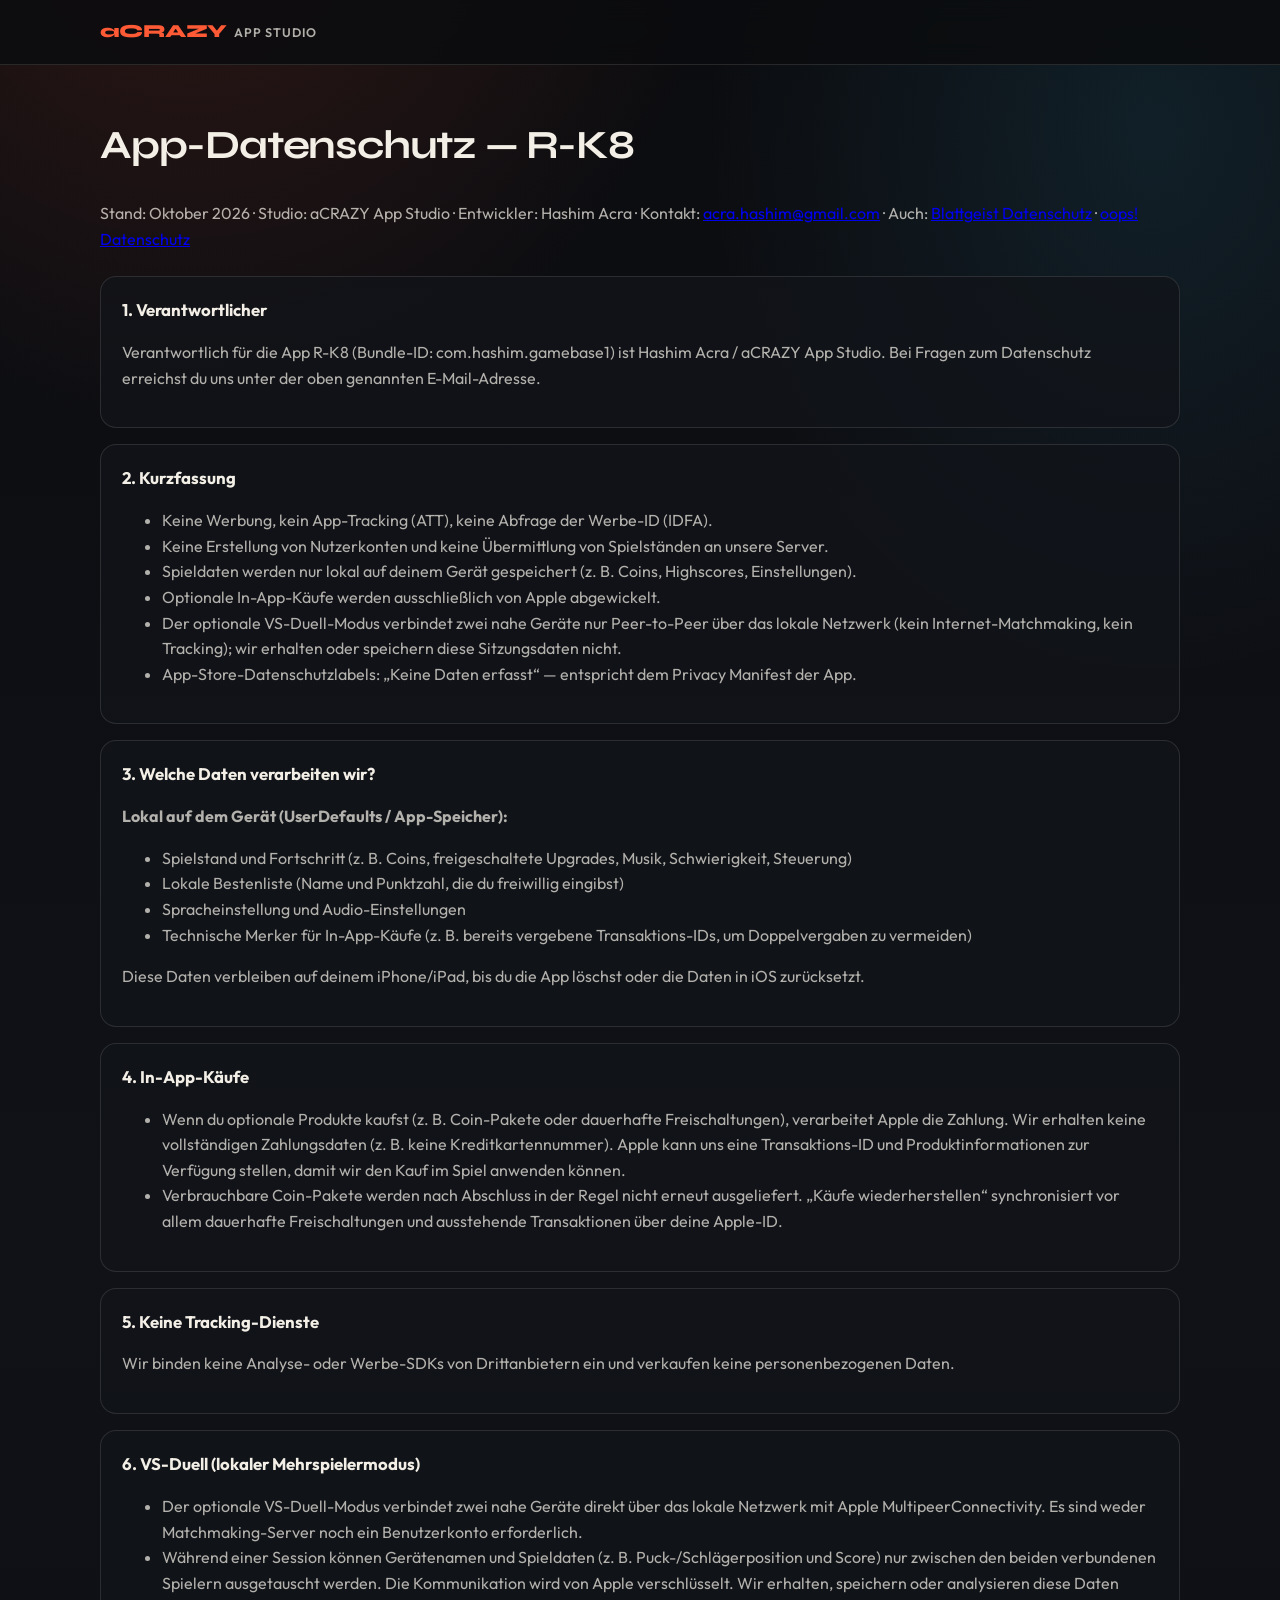
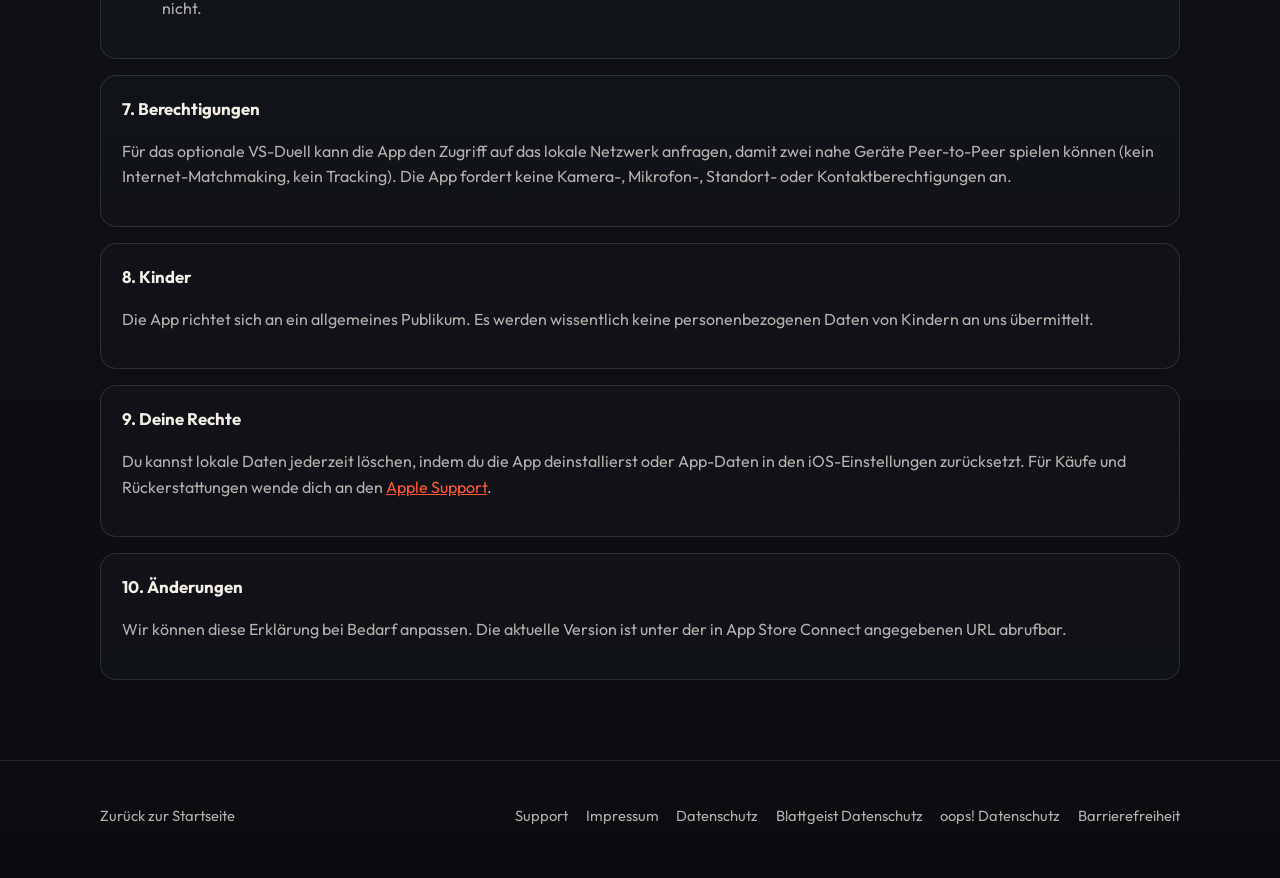
<file: privacy-policy.html>
<!doctype html>
<html lang="de">
  <head>
    <meta charset="UTF-8" />
    <meta name="viewport" content="width=device-width, initial-scale=1.0" />
    <meta
      name="description"
      data-i18n-meta="metaDescAppPrivacy"
      content="Datenschutz der iOS-App R-K8: lokale Speicherung, In-App-Käufe, optionaler lokaler VS-Modus und keine Tracking-Dienste."
    />
    <title>App-Datenschutz — R-K8 · aCRAZY App Studio</title>
    <link rel="stylesheet" href="./styles.css" />
  </head>
  <body>
    <header class="site-header">
      <nav class="container nav">
        <a class="brand" href="./index.html" aria-label="aCRAZY App Studio — Startseite">
          <span class="brand-mark">aCRAZY</span>
          <span class="brand-sub">App Studio</span>
        </a>
      </nav>
    </header>

    <main class="container legal-main">
      <h1>App-Datenschutz — R-K8</h1>
      <p class="legal-meta">
        Stand: Oktober 2026 · Studio: aCRAZY App Studio · Entwickler: Hashim Acra · Kontakt:
        <a href="mailto:acra.hashim@gmail.com">acra.hashim@gmail.com</a>
        · Auch:
        <a href="./privacy-blattgeist.html">Blattgeist Datenschutz</a> ·
        <a href="./privacy-oops.html">oops! Datenschutz</a>
      </p>

      <div class="legal-grid">
        <section class="legal-card">
          <h2 data-i18n="app1t">1. Verantwortlicher</h2>
          <p>
            Verantwortlich für die App R-K8 (Bundle-ID: com.hashim.gamebase1) ist Hashim Acra /
            aCRAZY App Studio. Bei Fragen zum Datenschutz erreichst du uns unter der oben genannten
            E-Mail-Adresse.
          </p>
        </section>

        <section class="legal-card">
          <h2 data-i18n="app2t">2. Kurzfassung</h2>
          <ul>
            <li data-i18n="app2l1">Keine Werbung, kein App-Tracking (ATT), keine Abfrage der Werbe-ID (IDFA).</li>
            <li data-i18n="app2l2">Keine Erstellung von Nutzerkonten und keine Übermittlung von Spielständen an unsere Server.</li>
            <li data-i18n="app2l3">Spieldaten werden nur lokal auf deinem Gerät gespeichert (z. B. Coins, Highscores, Einstellungen).</li>
            <li data-i18n="app2l4">Optionale In-App-Käufe werden ausschließlich von Apple abgewickelt.</li>
            <li data-i18n="app2l5">
              Der optionale VS-Duell-Modus verbindet zwei nahe Geräte nur Peer-to-Peer über das lokale Netzwerk (kein
              Internet-Matchmaking, kein Tracking); wir erhalten oder speichern diese Sitzungsdaten nicht.
            </li>
            <li data-i18n="app2l6">
              App-Store-Datenschutzlabels: „Keine Daten erfasst“ — entspricht dem Privacy Manifest der App.
            </li>
          </ul>
        </section>

        <section class="legal-card">
          <h2 data-i18n="app3t">3. Welche Daten verarbeiten wir?</h2>
          <p data-i18n="app3Intro"><strong>Lokal auf dem Gerät (UserDefaults / App-Speicher):</strong></p>
          <ul>
            <li data-i18n="app3l1">Spielstand und Fortschritt (z. B. Coins, freigeschaltete Upgrades, Musik, Schwierigkeit, Steuerung)</li>
            <li data-i18n="app3l2">Lokale Bestenliste (Name und Punktzahl, die du freiwillig eingibst)</li>
            <li data-i18n="app3l3">Spracheinstellung und Audio-Einstellungen</li>
            <li data-i18n="app3l4">Technische Merker für In-App-Käufe (z. B. bereits vergebene Transaktions-IDs, um Doppelvergaben zu vermeiden)</li>
          </ul>
          <p data-i18n="app3d">
            Diese Daten verbleiben auf deinem iPhone/iPad, bis du die App löschst oder die Daten in iOS zurücksetzt.
          </p>
        </section>

        <section class="legal-card">
          <h2 data-i18n="app4t">4. In-App-Käufe</h2>
          <ul>
            <li data-i18n="app4l1">
              Wenn du optionale Produkte kaufst (z. B. Coin-Pakete oder dauerhafte Freischaltungen), verarbeitet Apple
              die Zahlung. Wir erhalten keine vollständigen Zahlungsdaten (z. B. keine Kreditkartennummer). Apple kann uns
              eine Transaktions-ID und Produktinformationen zur Verfügung stellen, damit wir den Kauf im Spiel anwenden können.
            </li>
            <li data-i18n="app4l2">
              Verbrauchbare Coin-Pakete werden nach Abschluss in der Regel nicht erneut ausgeliefert. „Käufe wiederherstellen“
              synchronisiert vor allem dauerhafte Freischaltungen und ausstehende Transaktionen über deine Apple-ID.
            </li>
          </ul>
        </section>

        <section class="legal-card">
          <h2 data-i18n="app5t">5. Keine Tracking-Dienste</h2>
          <p data-i18n="app5d">
            Wir binden keine Analyse- oder Werbe-SDKs von Drittanbietern ein und verkaufen keine personenbezogenen Daten.
          </p>
        </section>

        <section class="legal-card">
          <h2 data-i18n="app6t">6. VS-Duell (lokaler Mehrspielermodus)</h2>
          <ul>
            <li data-i18n="app6l1">
              Der optionale VS-Duell-Modus verbindet zwei nahe Geräte direkt über das lokale Netzwerk mit Apple
              MultipeerConnectivity. Es sind weder Matchmaking-Server noch ein Benutzerkonto erforderlich.
            </li>
            <li data-i18n="app6l2">
              Während einer Session können Gerätenamen und Spieldaten (z. B. Puck-/Schlägerposition und Score) nur zwischen den
              beiden verbundenen Spielern ausgetauscht werden. Die Kommunikation wird von Apple verschlüsselt. Wir
              erhalten, speichern oder analysieren diese Daten nicht.
            </li>
          </ul>
        </section>

        <section class="legal-card">
          <h2 data-i18n="app7t">7. Berechtigungen</h2>
          <p data-i18n="app7d">
            Für das optionale VS-Duell kann die App den Zugriff auf das lokale Netzwerk anfragen, damit zwei nahe Geräte
            Peer-to-Peer spielen können (kein Internet-Matchmaking, kein Tracking). Die App fordert keine Kamera-,
            Mikrofon-, Standort- oder Kontaktberechtigungen an.
          </p>
        </section>

        <section class="legal-card">
          <h2 data-i18n="app8t">8. Kinder</h2>
          <p data-i18n="app8d">
            Die App richtet sich an ein allgemeines Publikum. Es werden wissentlich keine personenbezogenen Daten von Kindern an uns übermittelt.
          </p>
        </section>

        <section class="legal-card">
          <h2 data-i18n="app9t">9. Deine Rechte</h2>
          <p>
            <span data-i18n="app9d">
              Du kannst lokale Daten jederzeit löschen, indem du die App deinstallierst oder App-Daten in den iOS-Einstellungen zurücksetzt. Für Käufe und Rückerstattungen wende dich an den
            </span>
            <a href="https://support.apple.com/" data-i18n="app9Link">Apple Support</a>.
          </p>
        </section>

        <section class="legal-card">
          <h2 data-i18n="app10t">10. Änderungen</h2>
          <p data-i18n="app10d">
            Wir können diese Erklärung bei Bedarf anpassen. Die aktuelle Version ist unter der in App Store Connect angegebenen URL abrufbar.
          </p>
        </section>
      </div>
    </main>

    <footer class="site-footer">
      <div class="container footer-grid">
        <p><a href="./index.html">Zurück zur Startseite</a></p>
        <nav aria-label="Rechtliches">
          <a href="./support.html">Support</a>
          <a href="./impressum.html">Impressum</a>
          <a href="./datenschutz.html">Datenschutz</a>
          <a href="./privacy-blattgeist.html">Blattgeist Datenschutz</a>
          <a href="./privacy-oops.html">oops! Datenschutz</a>
          <a href="./barrierefreiheit.html">Barrierefreiheit</a>
        </nav>
      </div>
    </footer>
  </body>
</html>
</file>
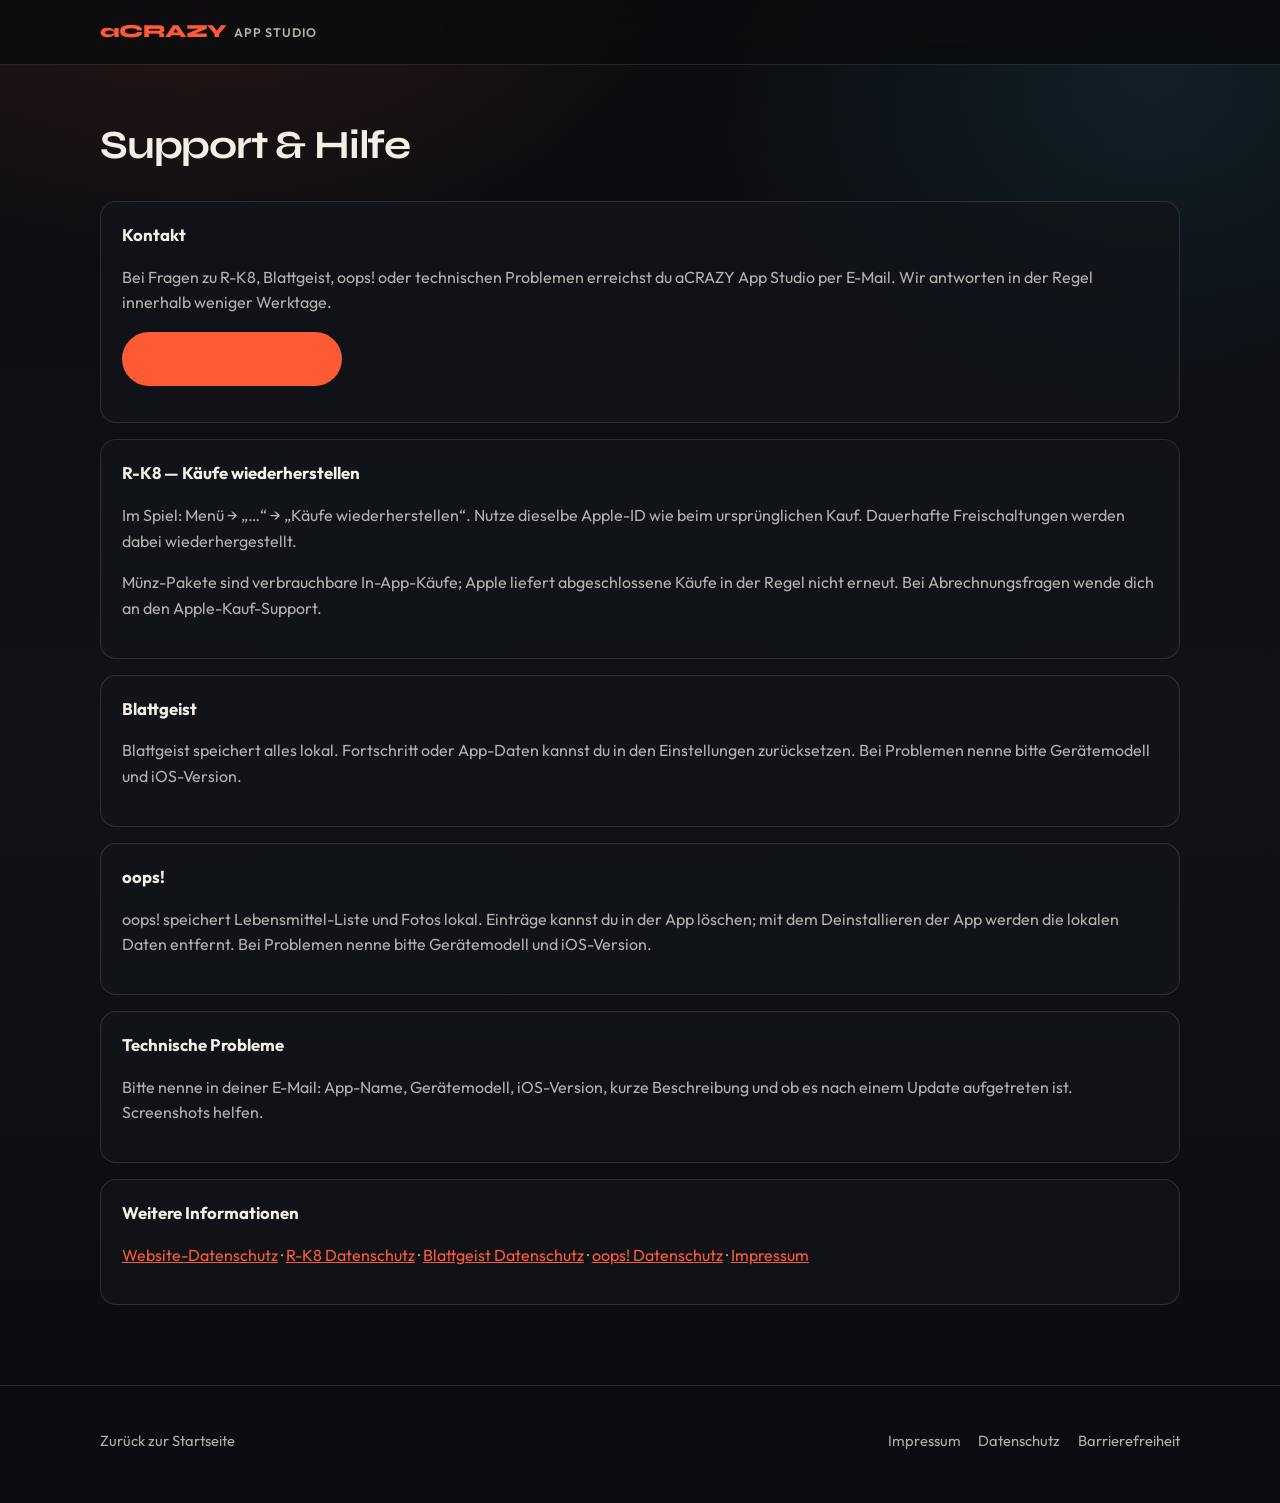
<file: support.html>
<!doctype html>
<html lang="de">
  <head>
    <meta charset="UTF-8" />
    <meta name="viewport" content="width=device-width, initial-scale=1.0" />
    <meta
      name="description"
      content="Support für aCRAZY App Studio: R-K8, Blattgeist und oops! — Kontakt und Hilfe."
    />
    <title>Support — aCRAZY App Studio</title>
    <link rel="stylesheet" href="./styles.css" />
  </head>
  <body>
    <header class="site-header">
      <nav class="container nav">
        <a class="brand" href="./index.html" aria-label="aCRAZY App Studio — Startseite">
          <span class="brand-mark">aCRAZY</span>
          <span class="brand-sub">App Studio</span>
        </a>
      </nav>
    </header>

    <main class="container legal-main">
      <h1>Support &amp; Hilfe</h1>
      <div class="legal-grid">
        <section class="legal-card">
          <h2>Kontakt</h2>
          <p>
            Bei Fragen zu R-K8, Blattgeist, oops! oder technischen Problemen erreichst du aCRAZY App Studio per E-Mail.
            Wir antworten in der Regel innerhalb weniger Werktage.
          </p>
          <p>
            <a class="btn btn-primary" href="mailto:acra.hashim@gmail.com?subject=aCRAZY%20App%20Studio%20Support">acra.hashim@gmail.com</a>
          </p>
        </section>

        <section class="legal-card">
          <h2>R-K8 — Käufe wiederherstellen</h2>
          <p>
            Im Spiel: Menü → „…“ → „Käufe wiederherstellen“. Nutze dieselbe Apple-ID wie beim
            ursprünglichen Kauf. Dauerhafte Freischaltungen werden dabei wiederhergestellt.
          </p>
          <p>
            Münz-Pakete sind verbrauchbare In-App-Käufe; Apple liefert abgeschlossene Käufe in der
            Regel nicht erneut. Bei Abrechnungsfragen wende dich an den Apple-Kauf-Support.
          </p>
        </section>

        <section class="legal-card">
          <h2>Blattgeist</h2>
          <p>
            Blattgeist speichert alles lokal. Fortschritt oder App-Daten kannst du in den Einstellungen
            zurücksetzen. Bei Problemen nenne bitte Gerätemodell und iOS-Version.
          </p>
        </section>

        <section class="legal-card">
          <h2>oops!</h2>
          <p>
            oops! speichert Lebensmittel-Liste und Fotos lokal. Einträge kannst du in der App löschen;
            mit dem Deinstallieren der App werden die lokalen Daten entfernt. Bei Problemen nenne bitte
            Gerätemodell und iOS-Version.
          </p>
        </section>

        <section class="legal-card">
          <h2>Technische Probleme</h2>
          <p>
            Bitte nenne in deiner E-Mail: App-Name, Gerätemodell, iOS-Version, kurze Beschreibung
            und ob es nach einem Update aufgetreten ist. Screenshots helfen.
          </p>
        </section>

        <section class="legal-card">
          <h2>Weitere Informationen</h2>
          <p>
            <a href="./datenschutz.html">Website-Datenschutz</a> ·
            <a href="./privacy-policy.html">R-K8 Datenschutz</a> ·
            <a href="./privacy-blattgeist.html">Blattgeist Datenschutz</a> ·
            <a href="./privacy-oops.html">oops! Datenschutz</a> ·
            <a href="./impressum.html">Impressum</a>
          </p>
        </section>
      </div>
    </main>

    <footer class="site-footer">
      <div class="container footer-grid">
        <p><a href="./index.html">Zurück zur Startseite</a></p>
        <nav aria-label="Rechtliches">
          <a href="./impressum.html">Impressum</a>
          <a href="./datenschutz.html">Datenschutz</a>
          <a href="./barrierefreiheit.html">Barrierefreiheit</a>
        </nav>
      </div>
    </footer>
  </body>
</html>
</file>
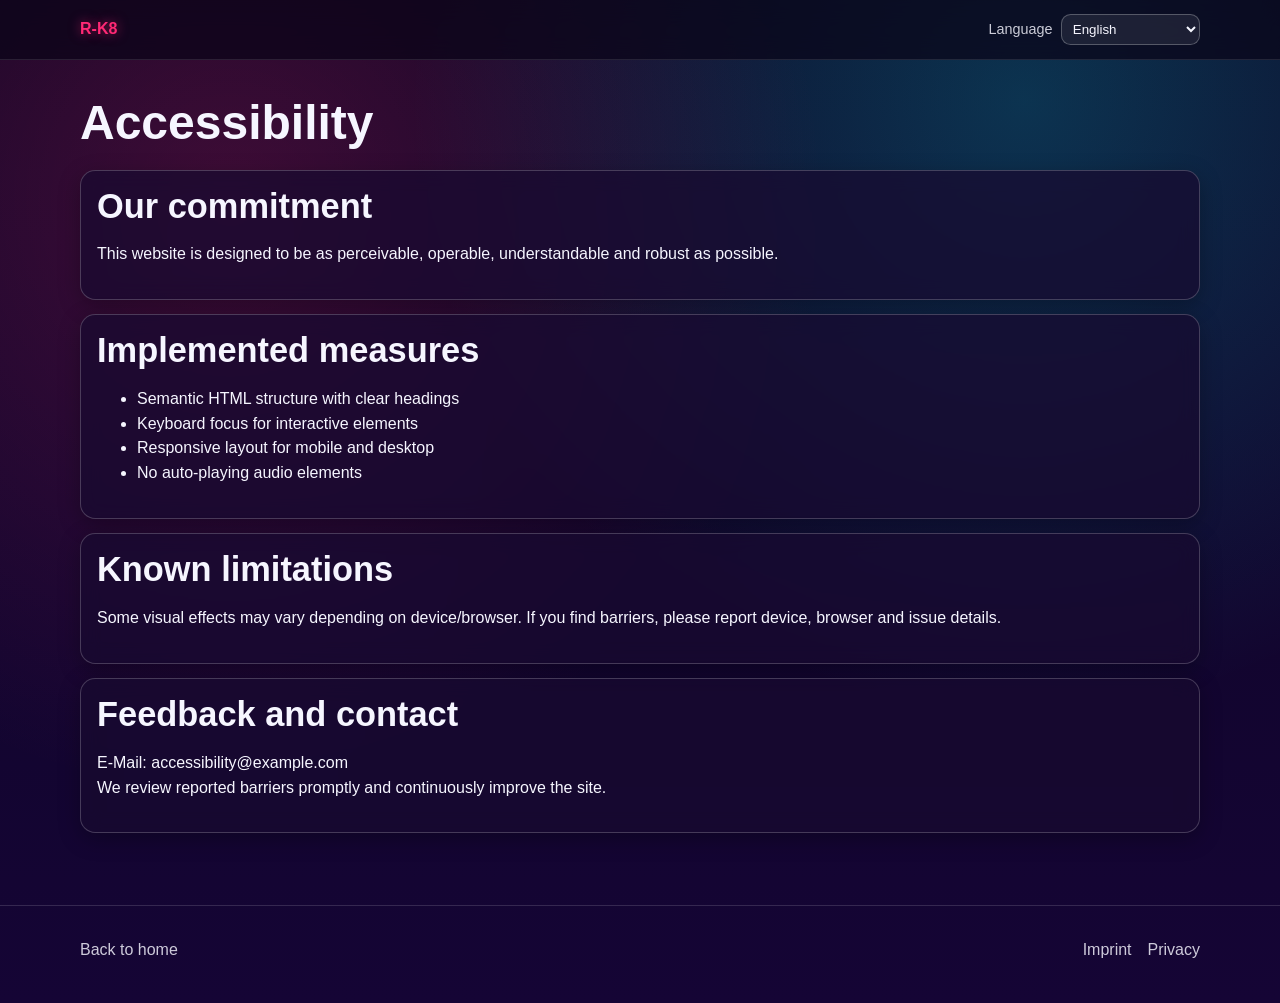
<file: website/barrierefreiheit.html>
<!doctype html>
<html lang="de">
  <head>
    <meta charset="UTF-8" />
    <meta name="viewport" content="width=device-width, initial-scale=1.0" />
    <title>Barrierefreiheit - R-K8</title>
    <link rel="stylesheet" href="./styles.css" />
  </head>
  <body>
    <header class="site-header">
      <nav class="container nav">
        <a class="brand" href="./index.html">
          <span class="brand-mark">R-K8</span>
        </a>
        <label class="lang-wrap">
          <span data-i18n="langLabel">Sprache</span>
          <select id="language-picker" aria-label="Sprache"></select>
        </label>
      </nav>
    </header>

    <main class="container legal-main">
      <h1 data-i18n="access">Barrierefreiheit</h1>
      <div class="legal-grid">
        <section class="legal-card">
          <h2 data-i18n="a1t">Unser Anspruch</h2>
          <p data-i18n="a1d">
            Diese Website ist so gestaltet, dass sie möglichst wahrnehmbar,
            bedienbar, verständlich und robust ist. Das betrifft besonders
            Struktur, Kontrast und Bedienung ohne Maus.
          </p>
        </section>

        <section class="legal-card">
          <h2 data-i18n="a2t">Umgesetzte Maßnahmen</h2>
          <ul>
            <li data-i18n="a2l1">Semantische HTML-Struktur mit klaren Ueberschriften</li>
            <li data-i18n="a2l2">Tastaturfokus für interaktive Elemente</li>
            <li data-i18n="a2l3">Responsives Layout für Mobilgeräte und Desktop</li>
            <li data-i18n="a2l4">Verzicht auf auto-playende Audioelemente</li>
          </ul>
        </section>

        <section class="legal-card">
          <h2 data-i18n="a3t">Bekannte Einschränkungen</h2>
          <p data-i18n="a3d">
            Einzelne visuelle Effekte (Neon-Glows, Glas-Effekte) können je nach
            Endgerät variieren. Wenn du auf Probleme stößt, melde dich bitte mit
            Gerät, Browser und kurzer Beschreibung.
          </p>
        </section>

        <section class="legal-card">
          <h2 data-i18n="a4t">Feedback und Kontakt</h2>
          <p>
            E-Mail: accessibility@example.com<br />
            <span data-i18n="a4d">Wir prüfen gemeldete Barrieren zeitnah und verbessern die Seite fortlaufend.</span>
          </p>
        </section>
      </div>
    </main>

    <footer class="site-footer">
      <div class="container footer-grid">
        <p><a href="./index.html" data-i18n="backHome">Zurück zur Startseite</a></p>
        <nav aria-label="Rechtliches">
          <a href="./impressum.html" data-i18n="imprint">Impressum</a>
          <a href="./datenschutz.html" data-i18n="privacy">Datenschutz</a>
        </nav>
      </div>
    </footer>
    <script src="./app.js"></script>
  </body>
</html>
</file>
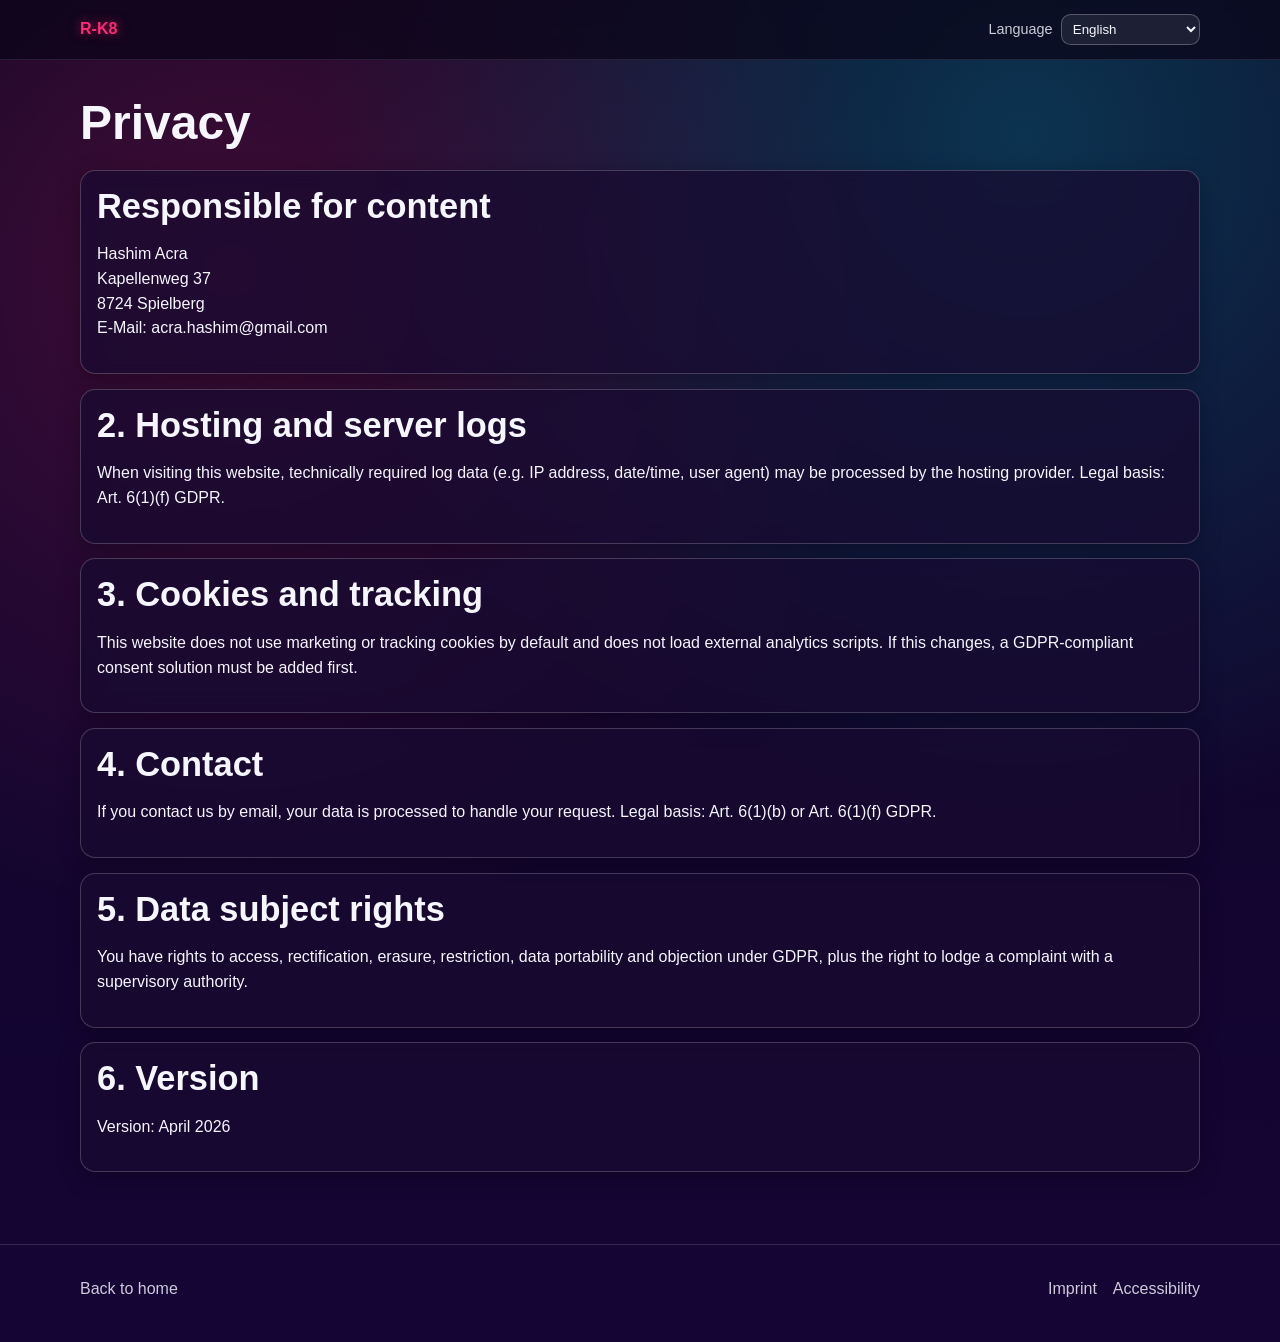
<file: website/datenschutz.html>
<!doctype html>
<html lang="de">
  <head>
    <meta charset="UTF-8" />
    <meta name="viewport" content="width=device-width, initial-scale=1.0" />
    <title>Datenschutz - R-K8</title>
    <link rel="stylesheet" href="./styles.css" />
  </head>
  <body>
    <header class="site-header">
      <nav class="container nav">
        <a class="brand" href="./index.html">
          <span class="brand-mark">R-K8</span>
        </a>
        <label class="lang-wrap">
          <span data-i18n="langLabel">Sprache</span>
          <select id="language-picker" aria-label="Sprache"></select>
        </label>
      </nav>
    </header>

    <main class="container legal-main">
      <h1 data-i18n="privacy">Datenschutz</h1>
      <div class="legal-grid">
        <section class="legal-card">
          <h2 data-i18n="responsible">Verantwortlich</h2>
          <p>
            Hashim Acra<br />
            Kapellenweg 37<br />
            8724 Spielberg<br />
            E-Mail: acra.hashim@gmail.com
          </p>
        </section>

        <section class="legal-card">
          <h2 data-i18n="p2t">2. Hosting und Server-Logs</h2>
          <p data-i18n="p2d">
            Beim Aufruf der Website können technisch notwendige Logdaten (z. B.
            IP-Adresse, Datum/Uhrzeit, User-Agent) durch den Hosting-Anbieter
            verarbeitet werden. Rechtsgrundlage ist Art. 6 Abs. 1 lit. f DSGVO
            (sicherer Betrieb der Website).
          </p>
        </section>

        <section class="legal-card">
          <h2 data-i18n="p3t">3. Cookies und Tracking</h2>
          <p data-i18n="p3d">
            Diese Website setzt standardmäßig keine Marketing- oder
            Tracking-Cookies und nutzt keine externen Analyse-Skripte. Sollte das
            später geändert werden, ist vorab ein DSGVO-konformes
            Einwilligungsmanagement zu implementieren.
          </p>
        </section>

        <section class="legal-card">
          <h2 data-i18n="p4t">4. Kontaktaufnahme</h2>
          <p data-i18n="p4d">
            Wenn du per E-Mail kontaktierst, werden deine Angaben zur Bearbeitung
            der Anfrage verarbeitet. Rechtsgrundlage ist Art. 6 Abs. 1 lit. b oder
            lit. f DSGVO.
          </p>
        </section>

        <section class="legal-card">
          <h2 data-i18n="p5t">5. Betroffenenrechte</h2>
          <p data-i18n="p5d">
            Du hast das Recht auf Auskunft, Berichtigung, Löschung,
            Einschränkung, Datenübertragbarkeit und Widerspruch gemäß DSGVO.
            Zudem besteht ein Beschwerderecht bei einer Aufsichtsbehörde.
          </p>
        </section>

        <section class="legal-card">
          <h2 data-i18n="p6t">6. Stand</h2>
          <p data-i18n="p6d">Stand: April 2026</p>
        </section>
      </div>
    </main>

    <footer class="site-footer">
      <div class="container footer-grid">
        <p><a href="./index.html" data-i18n="backHome">Zurück zur Startseite</a></p>
        <nav aria-label="Rechtliches">
          <a href="./impressum.html" data-i18n="imprint">Impressum</a>
          <a href="./barrierefreiheit.html" data-i18n="access">Barrierefreiheit</a>
        </nav>
      </div>
    </footer>
    <script src="./app.js"></script>
  </body>
</html>
</file>
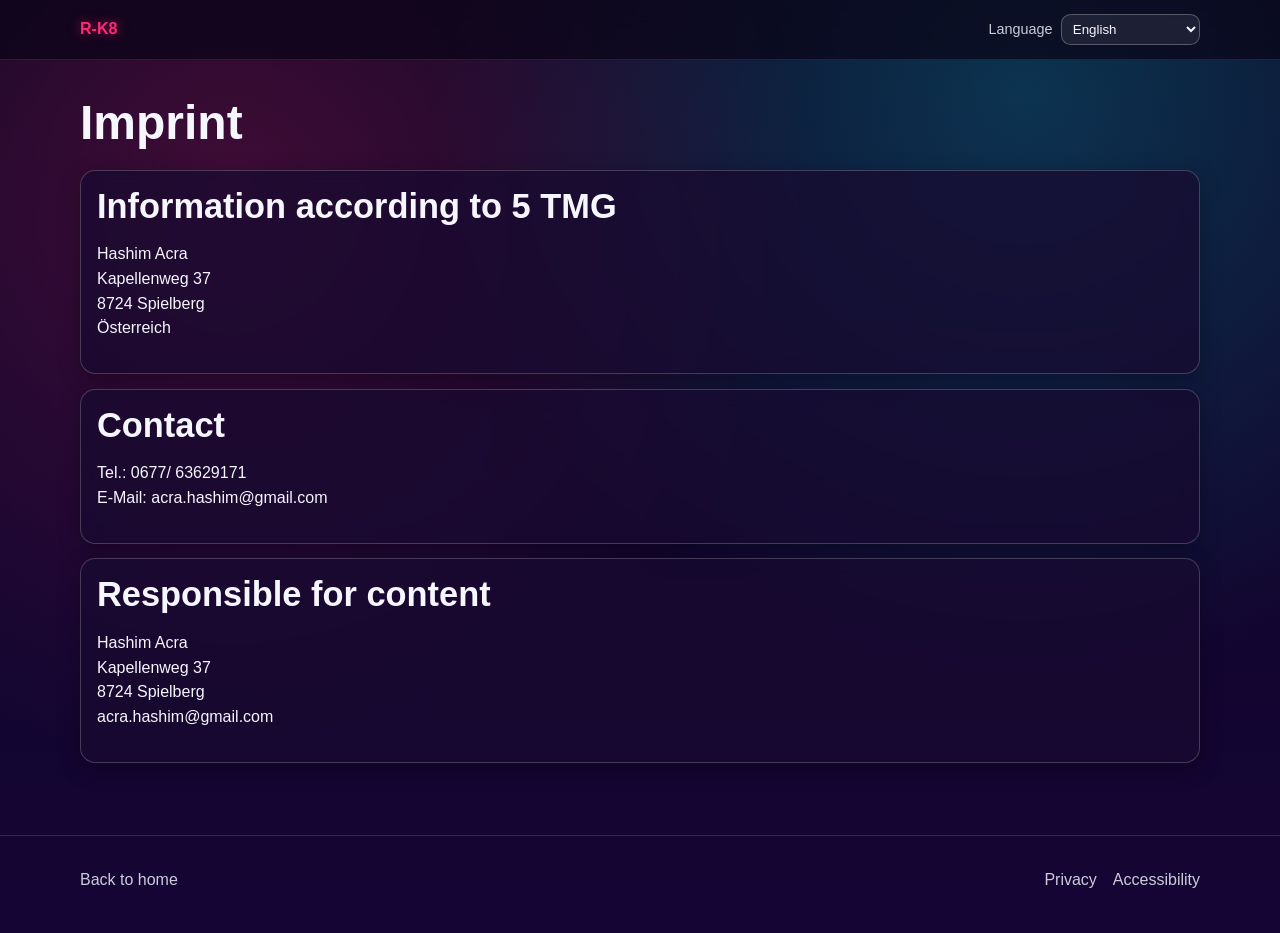
<file: website/impressum.html>
<!doctype html>
<html lang="de">
  <head>
    <meta charset="UTF-8" />
    <meta name="viewport" content="width=device-width, initial-scale=1.0" />
    <title>Impressum - R-K8</title>
    <link rel="stylesheet" href="./styles.css" />
  </head>
  <body>
    <header class="site-header">
      <nav class="container nav">
        <a class="brand" href="./index.html">
          <span class="brand-mark">R-K8</span>
        </a>
        <label class="lang-wrap">
          <span data-i18n="langLabel">Sprache</span>
          <select id="language-picker" aria-label="Sprache"></select>
        </label>
      </nav>
    </header>

    <main class="container legal-main">
      <h1 data-i18n="imprint">Impressum</h1>
      <div class="legal-grid">
        <section class="legal-card">
          <h2 data-i18n="imprintLaw">Angaben gemäß 5 TMG</h2>
          <p>
            Hashim Acra<br />
            Kapellenweg 37<br />
            8724 Spielberg<br />
            Österreich
          </p>
        </section>

        <section class="legal-card">
          <h2 data-i18n="contact">Kontakt</h2>
          <p>
            Tel.: 0677/ 63629171<br />
            E-Mail: acra.hashim@gmail.com
          </p>
        </section>

        <section class="legal-card">
          <h2 data-i18n="responsible">Verantwortlich für den Inhalt</h2>
          <p>
            Hashim Acra<br />
            Kapellenweg 37<br />
            8724 Spielberg<br />
            acra.hashim@gmail.com
          </p>
        </section>
      </div>
    </main>

    <footer class="site-footer">
      <div class="container footer-grid">
        <p><a href="./index.html" data-i18n="backHome">Zurück zur Startseite</a></p>
        <nav aria-label="Rechtliches">
          <a href="./datenschutz.html" data-i18n="privacy">Datenschutz</a>
          <a href="./barrierefreiheit.html" data-i18n="access">Barrierefreiheit</a>
        </nav>
      </div>
    </footer>
    <script src="./app.js"></script>
  </body>
</html>
</file>
<file: styles.css>
@import url("https://fonts.googleapis.com/css2?family=Outfit:wght@400;500;600;700&family=Syne:wght@700;800&display=swap");

:root {
  --bg: #0b0c0f;
  --bg-elevated: #12141a;
  --ink: #f3efe6;
  --muted: rgba(243, 239, 230, 0.72);
  --line: rgba(243, 239, 230, 0.12);
  --accent: #ff5a36;
  --accent-soft: rgba(255, 90, 54, 0.16);
  --leaf: #c4a574;
  --leaf-soft: rgba(196, 165, 116, 0.18);
  --arcade: #3ec7ff;
  --arcade-soft: rgba(62, 199, 255, 0.14);
  --oops: #2f9e57;
  --oops-soft: rgba(47, 158, 87, 0.18);
  --focus: #ffe8a3;
  --font-display: "Syne", "Avenir Next", system-ui, sans-serif;
  --font-body: "Outfit", "Avenir Next", system-ui, sans-serif;
  --radius: 1rem;
  --ease: cubic-bezier(0.22, 1, 0.36, 1);
}

*,
*::before,
*::after {
  box-sizing: border-box;
}

html {
  scroll-behavior: smooth;
  -webkit-text-size-adjust: 100%;
}

html,
body {
  margin: 0;
  padding: 0;
  max-width: 100%;
  overflow-x: hidden;
}

body {
  font-family: var(--font-body);
  color: var(--ink);
  background:
    radial-gradient(ellipse 80% 50% at 15% -10%, rgba(255, 90, 54, 0.18), transparent 55%),
    radial-gradient(ellipse 70% 45% at 90% 5%, rgba(62, 199, 255, 0.1), transparent 50%),
    linear-gradient(180deg, #0b0c0f 0%, #101218 50%, #0b0c0f 100%);
  line-height: 1.6;
  min-height: 100vh;
}

.studio-grain {
  position: fixed;
  inset: 0;
  pointer-events: none;
  z-index: 0;
  opacity: 0.04;
  background-image: radial-gradient(circle, rgba(255, 255, 255, 0.8) 0.6px, transparent 0.8px);
  background-size: 5px 5px;
}

.container {
  position: relative;
  z-index: 1;
  width: min(1080px, 92%);
  margin: 0 auto;
}

.skip-link {
  position: absolute;
  left: -9999px;
}

.skip-link:focus {
  left: 1rem;
  top: 1rem;
  z-index: 1000;
  background: #000;
  color: #fff;
  padding: 0.6rem 0.9rem;
  border-radius: 0.5rem;
}

.site-header {
  position: sticky;
  top: 0;
  z-index: 50;
  background: rgba(11, 12, 15, 0.86);
  backdrop-filter: blur(12px);
  border-bottom: 1px solid var(--line);
}

.nav {
  display: flex;
  align-items: center;
  justify-content: space-between;
  gap: 1rem;
  min-height: 4rem;
}

.brand {
  display: inline-flex;
  align-items: baseline;
  gap: 0.45rem;
  text-decoration: none;
  color: var(--ink);
}

.brand-mark {
  font-family: var(--font-display);
  font-weight: 800;
  font-size: 1.15rem;
  letter-spacing: -0.03em;
  color: var(--accent);
}

.brand-sub {
  font-size: 0.78rem;
  font-weight: 600;
  letter-spacing: 0.08em;
  text-transform: uppercase;
  color: var(--muted);
}

.nav-links {
  display: flex;
  gap: 1.25rem;
  list-style: none;
  margin: 0;
  padding: 0;
}

.nav-links a {
  color: var(--muted);
  text-decoration: none;
  font-size: 0.95rem;
  font-weight: 500;
}

.nav-links a:hover,
.nav-links a:focus-visible {
  color: var(--ink);
}

.lang-wrap {
  display: inline-flex;
  align-items: center;
  gap: 0.4rem;
  color: var(--muted);
  font-size: 0.85rem;
}

.lang-wrap select {
  background: var(--bg-elevated);
  color: var(--ink);
  border: 1px solid var(--line);
  border-radius: 0.5rem;
  padding: 0.35rem 0.5rem;
}

.hero {
  position: relative;
  min-height: min(92vh, 820px);
  display: flex;
  align-items: flex-end;
  padding: 5.5rem 0 4.5rem;
  overflow: hidden;
}

.hero-studio-bg {
  position: absolute;
  inset: 0;
  z-index: 0;
}

.hero-orb {
  position: absolute;
  border-radius: 50%;
  filter: blur(40px);
}

.hero-orb--a {
  width: 42vw;
  height: 42vw;
  max-width: 480px;
  max-height: 480px;
  left: -8%;
  top: 10%;
  background: rgba(255, 90, 54, 0.28);
}

.hero-orb--b {
  width: 36vw;
  height: 36vw;
  max-width: 420px;
  max-height: 420px;
  right: -6%;
  bottom: 8%;
  background: rgba(62, 199, 255, 0.16);
}

.hero-mesh {
  position: absolute;
  inset: 0;
  background:
    linear-gradient(180deg, transparent 35%, rgba(11, 12, 15, 0.55) 70%, rgba(11, 12, 15, 0.95) 100%),
    repeating-linear-gradient(
      -18deg,
      transparent,
      transparent 48px,
      rgba(255, 255, 255, 0.015) 48px,
      rgba(255, 255, 255, 0.015) 49px
    );
}

.hero-copy {
  position: relative;
  z-index: 1;
  max-width: 42rem;
}

.hero-brand-signal {
  margin: 0 0 0.85rem;
  font-family: var(--font-display);
  font-size: clamp(2.4rem, 8vw, 4.6rem);
  font-weight: 800;
  letter-spacing: -0.045em;
  line-height: 0.95;
  color: var(--ink);
}

.hero h1 {
  margin: 0 0 1rem;
  font-family: var(--font-display);
  font-size: clamp(1.55rem, 4.2vw, 2.35rem);
  font-weight: 700;
  letter-spacing: -0.03em;
  line-height: 1.15;
}

.lead,
.section-lead {
  margin: 0;
  color: var(--muted);
  font-size: 1.08rem;
  max-width: 36rem;
}

.cta-row {
  display: flex;
  flex-wrap: wrap;
  gap: 0.75rem;
  margin-top: 1.75rem;
}

.btn {
  display: inline-flex;
  align-items: center;
  justify-content: center;
  padding: 0.85rem 1.25rem;
  border-radius: 999px;
  text-decoration: none;
  font-weight: 650;
  font-size: 0.98rem;
  border: 1px solid transparent;
  transition: transform 0.2s var(--ease), background 0.2s ease, border-color 0.2s ease;
}

.btn:hover {
  transform: translateY(-1px);
}

.btn-primary {
  background: var(--accent);
  color: #140804;
}

.btn-secondary {
  background: transparent;
  color: var(--ink);
  border-color: var(--line);
}

.btn-secondary:hover {
  border-color: rgba(243, 239, 230, 0.35);
}

.section {
  padding: 5rem 0;
}

.section.alt {
  border-top: 1px solid var(--line);
  background: rgba(255, 255, 255, 0.015);
}

.section-header {
  margin-bottom: 2.5rem;
  max-width: 40rem;
}

.section-tag {
  margin: 0 0 0.55rem;
  font-size: 0.78rem;
  font-weight: 700;
  letter-spacing: 0.12em;
  text-transform: uppercase;
  color: var(--accent);
}

.section-header h2,
.privacy-band-copy h2 {
  margin: 0 0 0.75rem;
  font-family: var(--font-display);
  font-size: clamp(1.7rem, 3.5vw, 2.4rem);
  letter-spacing: -0.03em;
  line-height: 1.15;
}

.app-stack {
  display: grid;
  gap: 1.5rem;
}

.app-feature {
  display: grid;
  grid-template-columns: 1.2fr 0.8fr;
  gap: 0;
  border: 1px solid var(--line);
  border-radius: calc(var(--radius) + 4px);
  overflow: hidden;
  background: rgba(18, 20, 26, 0.85);
}

.app-feature-copy {
  padding: 1.75rem 1.6rem;
}

.app-kicker {
  margin: 0 0 0.4rem;
  font-size: 0.78rem;
  font-weight: 700;
  letter-spacing: 0.1em;
  text-transform: uppercase;
  color: var(--muted);
}

.app-feature h3 {
  margin: 0 0 0.75rem;
  font-family: var(--font-display);
  font-size: 1.85rem;
  letter-spacing: -0.03em;
}

.app-feature p {
  margin: 0;
  color: var(--muted);
}

.app-points {
  margin: 1.1rem 0 0;
  padding-left: 1.1rem;
  color: var(--ink);
}

.app-points li {
  margin-bottom: 0.35rem;
}

.app-links {
  display: flex;
  flex-wrap: wrap;
  gap: 1rem;
  margin-top: 1.35rem;
}

.text-link {
  color: var(--accent);
  font-weight: 600;
  text-decoration: none;
}

.text-link:hover {
  text-decoration: underline;
}

.app-feature-visual {
  min-height: 220px;
  display: flex;
  flex-direction: column;
  justify-content: flex-end;
  padding: 1.5rem;
  background:
    radial-gradient(circle at 30% 20%, rgba(62, 199, 255, 0.35), transparent 45%),
    radial-gradient(circle at 80% 80%, rgba(255, 90, 54, 0.28), transparent 40%),
    linear-gradient(160deg, #101820, #1a0f18 70%);
}

.app-feature-visual--leaf {
  background:
    radial-gradient(circle at 40% 30%, rgba(196, 165, 116, 0.4), transparent 50%),
    radial-gradient(circle at 70% 80%, rgba(90, 120, 70, 0.25), transparent 45%),
    linear-gradient(160deg, #16120e, #0e1210 75%);
}

.app-feature-visual--oops {
  background:
    radial-gradient(circle at 35% 25%, rgba(47, 158, 87, 0.45), transparent 50%),
    radial-gradient(circle at 75% 75%, rgba(244, 245, 243, 0.12), transparent 40%),
    linear-gradient(160deg, #0f1612, #121a14 75%);
}

.app-feature-visual--oops .visual-label {
  color: #6fd48f;
  font-family: Georgia, "Times New Roman", serif;
  font-style: italic;
  font-weight: 400;
}

.visual-label {
  font-family: var(--font-display);
  font-size: 1.6rem;
  font-weight: 800;
  letter-spacing: -0.03em;
}

.visual-hint {
  margin-top: 0.25rem;
  color: var(--muted);
  font-size: 0.9rem;
}

.section--privacy {
  padding-top: 2rem;
}

.privacy-band {
  border: 1px solid var(--line);
  border-radius: calc(var(--radius) + 6px);
  padding: clamp(1.6rem, 4vw, 2.5rem);
  background:
    linear-gradient(135deg, var(--accent-soft), transparent 55%),
    rgba(18, 20, 26, 0.9);
}

.privacy-band-copy p {
  margin: 0;
  color: var(--muted);
  max-width: 42rem;
}

.studio-meta {
  display: flex;
  flex-wrap: wrap;
  gap: 0.75rem;
}

.site-footer {
  border-top: 1px solid var(--line);
  padding: 1.75rem 0 2.25rem;
  margin-top: 1rem;
}

.footer-grid {
  display: flex;
  flex-wrap: wrap;
  gap: 1rem;
  justify-content: space-between;
  align-items: center;
  color: var(--muted);
  font-size: 0.92rem;
}

.footer-grid nav {
  display: flex;
  flex-wrap: wrap;
  gap: 0.85rem 1.1rem;
}

.footer-grid a {
  color: var(--muted);
  text-decoration: none;
}

.footer-grid a:hover {
  color: var(--ink);
}

/* Legal pages */
.legal-main {
  padding: 3rem 0 4rem;
}

.legal-main h1 {
  font-family: var(--font-display);
  font-size: clamp(1.8rem, 4vw, 2.5rem);
  letter-spacing: -0.03em;
  margin: 0 0 1.5rem;
}

.legal-meta {
  color: var(--muted);
  margin-bottom: 1.5rem;
}

.legal-grid {
  display: grid;
  gap: 1rem;
}

.legal-card {
  border: 1px solid var(--line);
  border-radius: var(--radius);
  padding: 1.25rem 1.3rem;
  background: rgba(18, 20, 26, 0.75);
}

.legal-card h2 {
  margin: 0 0 0.6rem;
  font-size: 1.05rem;
}

.legal-card p,
.legal-card li {
  color: var(--muted);
}

.legal-card a {
  color: var(--accent);
}

@media (max-width: 820px) {
  .nav-links {
    display: none;
  }

  .app-feature {
    grid-template-columns: 1fr;
  }

  .hero {
    min-height: auto;
    padding: 4.5rem 0 3.25rem;
    align-items: flex-start;
  }

  .hero-brand-signal {
    font-size: clamp(2rem, 11vw, 3.2rem);
  }
}

@media (prefers-reduced-motion: reduce) {
  html {
    scroll-behavior: auto;
  }

  .btn:hover {
    transform: none;
  }
}
</file>
<file: website/styles.css>
:root {
  --bg-top: #0d0524;
  --bg-bottom: #150535;
  --surface: rgba(24, 10, 48, 0.72);
  --surface-border: rgba(255, 255, 255, 0.2);
  --text: #f6f6ff;
  --text-muted: rgba(246, 246, 255, 0.82);
  --cyan: #05d8e8;
  --magenta: #ff2975;
  --purple: #8b3eff;
  --focus: #a7f6ff;
}

*,
*::before,
*::after {
  box-sizing: border-box;
}

html,
body {
  margin: 0;
  padding: 0;
  max-width: 100%;
  overflow-x: hidden;
}

body {
  font-family: Inter, -apple-system, BlinkMacSystemFont, "Segoe UI", Roboto, sans-serif;
  color: var(--text);
  background:
    radial-gradient(circle at 18% 20%, rgba(255, 41, 117, 0.2), transparent 45%),
    radial-gradient(circle at 80% 10%, rgba(5, 216, 232, 0.22), transparent 45%),
    linear-gradient(180deg, var(--bg-top), var(--bg-bottom));
  line-height: 1.55;
}

.container {
  width: min(1120px, 92%);
  margin: 0 auto;
}

.skip-link {
  position: absolute;
  left: -9999px;
}

.skip-link:focus {
  left: 1rem;
  top: 1rem;
  background: #000;
  color: #fff;
  padding: 0.6rem 0.9rem;
  border-radius: 0.5rem;
  z-index: 1000;
}

.site-header {
  position: sticky;
  top: 0;
  backdrop-filter: blur(12px);
  background: rgba(10, 5, 24, 0.72);
  border-bottom: 1px solid rgba(255, 255, 255, 0.1);
  z-index: 20;
}

.nav {
  display: flex;
  align-items: center;
  justify-content: space-between;
  gap: 1rem;
  padding: 0.9rem 0;
}

.brand {
  display: inline-flex;
  align-items: center;
  gap: 0.5rem;
  color: var(--text);
  text-decoration: none;
}

.brand-mark {
  font-weight: 800;
  color: var(--magenta);
  text-shadow: 0 0 12px rgba(255, 41, 117, 0.6);
}

.brand-name {
  font-weight: 700;
  letter-spacing: 0.02em;
}

.nav-links {
  list-style: none;
  display: flex;
  margin: 0;
  padding: 0;
  gap: 1rem;
}

.nav-links a {
  color: var(--text-muted);
  text-decoration: none;
  overflow-wrap: anywhere;
}

.nav-links a:hover {
  color: var(--cyan);
}

.lang-wrap {
  display: inline-flex;
  align-items: center;
  gap: 0.5rem;
  color: var(--text-muted);
  font-size: 0.9rem;
}

.lang-wrap select {
  background: rgba(255, 255, 255, 0.08);
  color: var(--text);
  border: 1px solid rgba(255, 255, 255, 0.25);
  border-radius: 0.6rem;
  padding: 0.35rem 0.45rem;
}

.hero {
  padding: 4rem 0 2rem;
}

.hero-grid {
  display: grid;
  grid-template-columns: 1.2fr 0.8fr;
  gap: 1.2rem;
  align-items: stretch;
}

.eyebrow {
  color: var(--cyan);
  text-transform: uppercase;
  letter-spacing: 0.12em;
  font-size: 0.78rem;
  margin-bottom: 0.5rem;
}

h1,
h2,
h3 {
  line-height: 1.15;
  margin-top: 0;
}

h1 {
  font-size: clamp(1.9rem, 4vw, 3rem);
  margin-bottom: 0.9rem;
}

h2 {
  font-size: clamp(1.45rem, 3vw, 2.15rem);
  margin-bottom: 1rem;
}

.lead {
  color: var(--text-muted);
  max-width: 62ch;
}

.cta-row {
  display: flex;
  gap: 0.8rem;
  flex-wrap: wrap;
  margin-top: 1.2rem;
}

.btn {
  display: inline-block;
  border-radius: 0.8rem;
  padding: 0.75rem 1.1rem;
  text-decoration: none;
  font-weight: 650;
  transition: transform 120ms ease;
}

.btn:hover {
  transform: translateY(-1px);
}

.btn-primary {
  color: #06131a;
  background: linear-gradient(180deg, #26efff, #05d8e8);
}

.btn-secondary {
  color: var(--text);
  border: 1px solid rgba(255, 255, 255, 0.3);
  background: rgba(255, 255, 255, 0.08);
}

.hero-panel,
.card,
.step,
.legal-card {
  background: var(--surface);
  border: 1px solid var(--surface-border);
  border-radius: 0.95rem;
  backdrop-filter: blur(10px);
  box-shadow: 0 6px 22px rgba(0, 0, 0, 0.28);
}

.hero-panel {
  padding: 1rem;
}

.hero-panel h2 {
  margin-bottom: 0.6rem;
}

.hero-panel ol {
  margin: 0;
  padding-left: 1.2rem;
}

.hero-panel li,
.card p,
.card h3,
.step p,
.step h3 {
  overflow-wrap: anywhere;
}

.section {
  padding: 2.2rem 0;
}

.section.alt {
  background: linear-gradient(180deg, rgba(13, 7, 30, 0.6), rgba(13, 7, 30, 0));
}

.cards,
.steps {
  display: grid;
  grid-template-columns: repeat(2, minmax(0, 1fr));
  gap: 0.9rem;
}

.card,
.step,
.legal-card {
  padding: 1rem;
}

.site-footer {
  border-top: 1px solid rgba(255, 255, 255, 0.14);
  margin-top: 1.5rem;
}

.footer-grid {
  display: flex;
  justify-content: space-between;
  align-items: center;
  gap: 1rem;
  padding: 1rem 0 1.5rem;
}

.footer-grid nav {
  display: flex;
  gap: 1rem;
  flex-wrap: wrap;
}

.footer-grid a {
  color: var(--text-muted);
  text-decoration: none;
}

.footer-grid a:hover {
  color: var(--cyan);
}

.legal-main {
  padding: 2.2rem 0 3rem;
}

.legal-main h1 {
  margin-bottom: 1.2rem;
}

.legal-grid {
  display: grid;
  gap: 0.9rem;
}

a:focus-visible,
button:focus-visible {
  outline: 2px solid var(--focus);
  outline-offset: 2px;
  border-radius: 0.45rem;
}

@media (max-width: 860px) {
  .hero-grid,
  .cards,
  .steps {
    grid-template-columns: 1fr;
  }

  .nav {
    flex-direction: column;
    align-items: flex-start;
  }

  .lang-wrap {
    width: 100%;
    justify-content: space-between;
  }

  .lang-wrap select {
    max-width: 58%;
  }

  .nav-links {
    width: 100%;
    flex-wrap: wrap;
    gap: 0.65rem 1rem;
  }

  .footer-grid {
    flex-direction: column;
    align-items: flex-start;
  }
}

@media (max-width: 430px) {
  .container {
    width: min(1120px, 94%);
  }

  .hero {
    padding-top: 3rem;
  }

  .lang-wrap {
    flex-direction: column;
    align-items: flex-start;
    gap: 0.35rem;
  }

  .lang-wrap select {
    width: 100%;
    max-width: 100%;
  }

  .cta-row {
    width: 100%;
  }

  .btn {
    width: 100%;
    text-align: center;
  }
}
</file>
